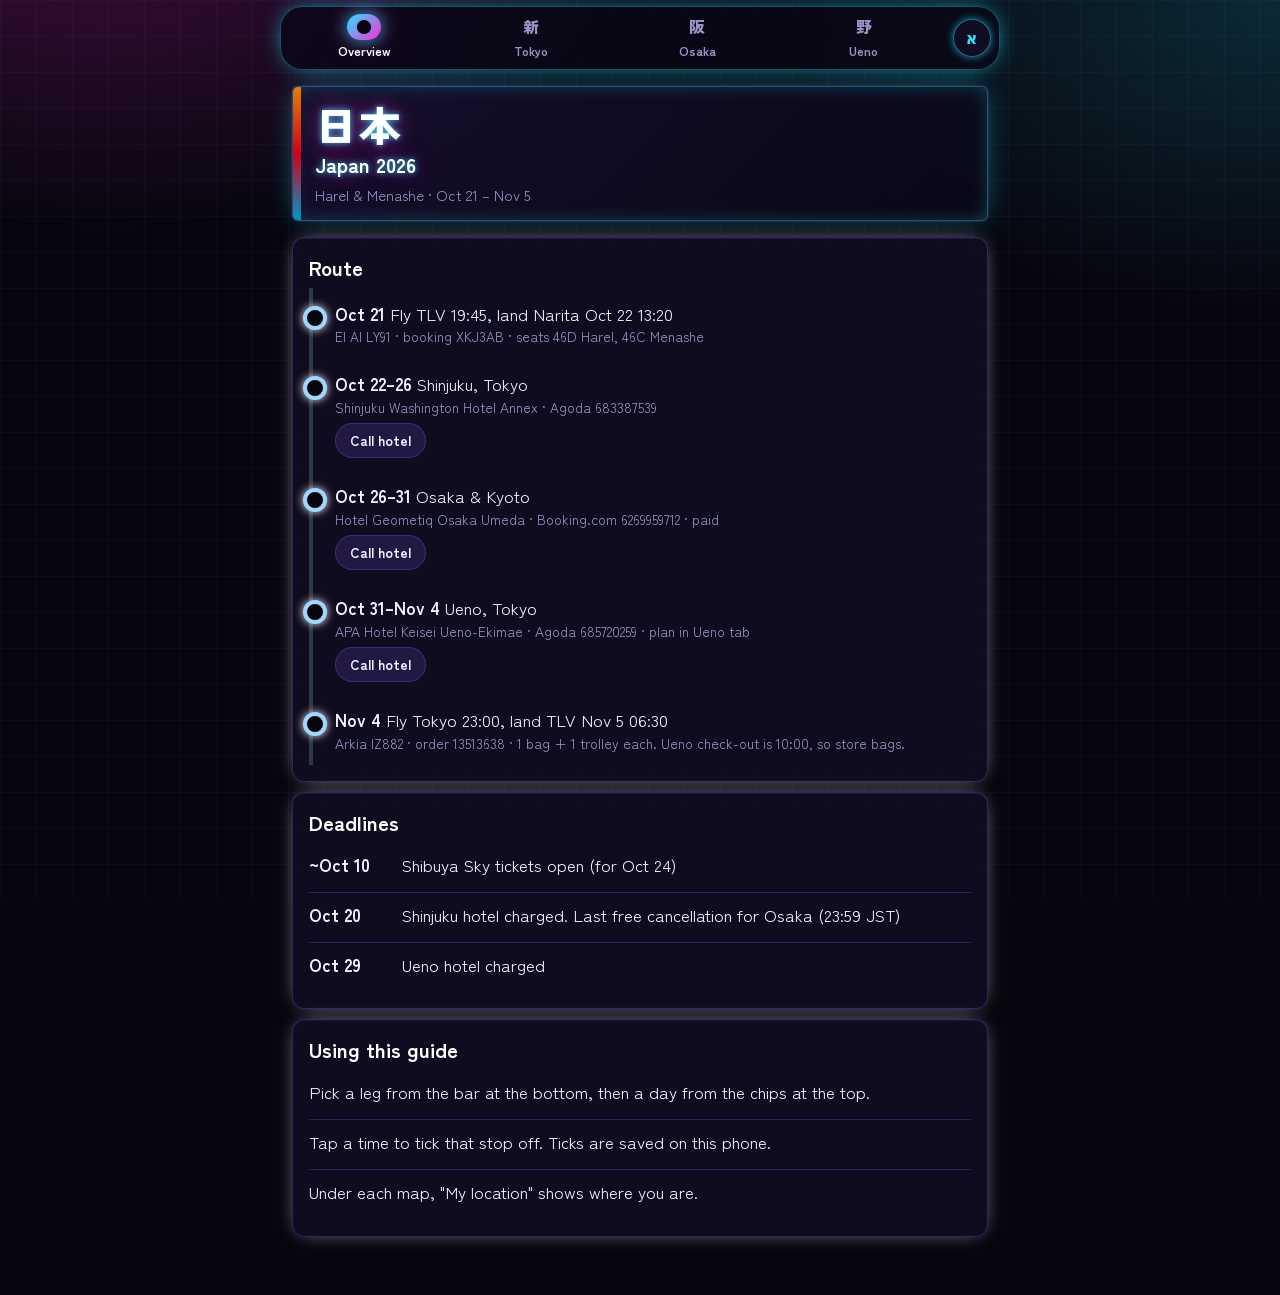
<file: index.html>
<!DOCTYPE html>
<html lang="en"><head><meta charset="utf-8"><meta name="viewport" content="width=device-width, initial-scale=1, viewport-fit=cover">
<meta name="theme-color" content="#000000"><title>Japan 2026</title>
<link rel="preconnect" href="https://fonts.googleapis.com"><link href="https://fonts.googleapis.com/css2?family=Zen+Kaku+Gothic+New:wght@400;500;700;900&display=swap" rel="stylesheet" media="print" onload="this.media='all'">
<style>:root {
  --bg:#000; --surface:#0d1017; --ink:#f2f4f8; --muted:#8f9bb0; --line:#1e2532; --soft:#161b26;
  --tab-h:64px; --font:"Zen Kaku Gothic New","Hiragino Sans","Yu Gothic",system-ui,-apple-system,"Segoe UI",sans-serif;
  color-scheme:dark;
}
* { box-sizing:border-box; -webkit-tap-highlight-color:transparent; }
html { scroll-behavior:smooth; }
body { margin:0; font-family:var(--font); font-size:17px; line-height:1.6; background:var(--bg); color:var(--ink); padding-bottom:calc(var(--tab-h) + env(safe-area-inset-bottom) + 16px); }
a { color:inherit; }
button { font:inherit; color:inherit; }
:focus-visible { outline:3px solid #0095c8; outline-offset:2px; }

.leg { display:none; max-width:720px; margin:0 auto; }
.leg.on { display:block; }
main { padding:6px 12px 24px; }
.panel { display:none; --c:var(--ink); }
.panel.on { display:block; }

/* Station nameplate */
.plate { position:relative; margin:12px 12px 0; padding:16px 16px 14px 22px; background:var(--surface); border:1px solid var(--line); border-radius:6px; overflow:hidden; }
.plate::before { content:""; position:absolute; left:0; top:0; bottom:0; width:8px; background:var(--ink); }
.plate .kanji { font-size:2.6rem; font-weight:900; line-height:1.05; letter-spacing:.04em; }
.plate h1 { margin:2px 0 0; font-size:1.25rem; font-weight:700; }
.plate p { margin:2px 0 0; color:var(--muted); font-size:.92rem; }
.pl-nb { display:flex; justify-content:space-between; margin-top:12px; padding-top:8px; border-top:1px solid var(--line); color:var(--muted); font-size:.85rem; font-weight:500; }

/* Day chips */
.chips { position:sticky; top:0; z-index:1200; display:flex; gap:8px; overflow-x:auto; padding:10px 12px; margin-top:8px; background:var(--bg); scrollbar-width:none; }
.chips::-webkit-scrollbar { display:none; }
.chips button { flex:0 0 auto; display:flex; flex-direction:column; align-items:center; justify-content:center; min-width:52px; height:56px; padding:0 10px; border-radius:14px; border:2px solid var(--line); background:var(--surface); cursor:pointer; line-height:1.1; }
.chips button b { font-size:1.25rem; font-weight:900; }
.chips button i { font-style:normal; font-size:.72rem; color:var(--muted); font-weight:500; }
.chips button.txt { font-weight:700; font-size:.95rem; padding:0 16px; }
.chips button.on { background:var(--c, var(--ink)); border-color:var(--c, var(--ink)); color:#fff; }
.chips button.on i { color:rgba(255,255,255,.85); }
.chips button.txt.on { --c:var(--ink); }
@media (prefers-color-scheme: dark) { .chips button.txt.on { background:#e9edf4; color:#0f1520; border-color:#e9edf4; } }

/* Cards */
.card { background:var(--surface); border:1px solid var(--line); border-radius:12px; padding:16px; margin:10px 0; }
.card h2 { margin:0 0 4px; font-size:1.3rem; line-height:1.25; font-weight:700; }
.date { color:var(--muted); font-size:.9rem; margin-bottom:10px; }
.day-head { display:flex; align-items:center; gap:12px; margin-bottom:8px; }
.badge { flex:0 0 auto; width:48px; height:48px; border-radius:50%; display:flex; align-items:center; justify-content:center; font-weight:900; font-size:1.3rem; color:#fff; background:var(--c); }
.steps { display:inline-block; background:var(--soft); color:var(--muted); font-size:.82rem; font-weight:500; padding:3px 12px; border-radius:99px; margin:2px 0 14px; }

/* Timeline as a transit line */
.timeline { position:relative; margin:0; padding:0 0 0 0; }
.timeline::before { content:""; position:absolute; left:79px; top:14px; bottom:14px; width:6px; border-radius:3px; background:var(--c); opacity:.85; }
.slot { position:relative; display:flex; gap:0; padding:8px 0 12px; }
.slot::before { content:""; position:absolute; left:73px; top:14px; width:18px; height:18px; border-radius:50%; background:var(--surface); border:4px solid var(--c); z-index:1; }
.slot.done::before { background:var(--c); }
.time { flex:0 0 64px; margin:0; padding:6px 0; text-align:left; font-weight:700; font-size:.88rem; line-height:1.25; color:var(--ink); background:none; border:0; cursor:pointer; min-height:44px; }
.slot.done .time, .slot.done .what { opacity:.5; }
.slot.done .what b { text-decoration:line-through; text-decoration-thickness:1px; }
.what { flex:1; padding-left:42px; min-width:0; }
.what b { display:block; font-size:1.02rem; font-weight:700; line-height:1.35; }
.what span { color:var(--muted); font-size:.93rem; }
.what b .tag { margin-left:6px; }
.what a.pic { display:inline-block; margin-top:4px; padding:4px 0; font-size:.85rem; font-weight:700; color:#0068b0; text-decoration:none; }
@media (prefers-color-scheme: dark) { .what a.pic { color:#6cb6ff; } }

.tag { display:inline-block; font-size:.7rem; font-weight:700; padding:1px 8px; border-radius:99px; vertical-align:middle; background:var(--soft); color:var(--muted); border:1px solid var(--line); }
.tag.book { background:#c8102e; border-color:#c8102e; color:#fff; }
.tag.food { background:#fde7c2; border-color:#f0c56f; color:#6b4300; }
.tag.opt { background:#d8f0e3; border-color:#a5d6bb; color:#14532d; }
.tag.move { background:var(--soft); }
@media (prefers-color-scheme: dark) { .tag.food { background:#4a3711; border-color:#7a5b1a; color:#ffd699; } .tag.opt { background:#143a28; border-color:#27623f; color:#9be3bb; } }

.note { background:#fff1cf; border-left:5px solid #e0a200; color:#4a3500; border-radius:6px; padding:10px 12px; margin-top:10px; font-size:.92rem; }
@media (prefers-color-scheme: dark) { .note { background:#3a2e10; color:#ffe2a0; } }

/* Maps and route button */
.daymap { height:300px; border-radius:10px; margin-top:12px; border:1px solid var(--line); background:#e8e4dc; }
.maptools { display:flex; flex-wrap:wrap; gap:8px; margin-top:8px; }
.maptools button, .maptools label { display:inline-flex; align-items:center; gap:6px; min-height:44px; padding:0 14px; border-radius:10px; border:1px solid var(--line); background:var(--soft); font-size:.9rem; font-weight:700; cursor:pointer; }
.route { display:flex; align-items:center; justify-content:center; min-height:48px; margin-top:8px; text-decoration:none; font-weight:700; border-radius:10px; background:var(--c); color:#fff; }

.pin { width:30px; height:30px; border-radius:50% 50% 50% 0; transform:rotate(-45deg); background:var(--c); border:2px solid #fff; display:flex; align-items:center; justify-content:center; box-shadow:0 2px 6px rgba(0,0,0,.45); }
.pin span { transform:rotate(45deg); color:#fff; font:700 12px var(--font); }
.pl { width:26px; height:26px; border-radius:50%; background:#fff; border:2px solid #17233a; display:flex; align-items:center; justify-content:center; font-size:14px; box-shadow:0 1px 4px rgba(0,0,0,.4); }
.leaflet-popup-content { font-family:var(--font); }

/* Tables, lists */
table { width:100%; border-collapse:collapse; font-size:.95rem; }
td, th { text-align:left; padding:10px 4px; border-top:1px solid var(--line); vertical-align:top; }
tr:first-child td { border-top:none; }
th { color:var(--muted); font-weight:700; border-top:none; font-size:.85rem; }
td:first-child { color:var(--muted); width:32%; }
ul { margin:8px 0 0; padding-left:20px; }
li { margin:6px 0; }
ul.plain, ul.checks { list-style:none; padding:0; }
ul.plain li { padding:8px 0; border-top:1px solid var(--line); }
ul.plain li:first-child { border-top:none; }
ul.plain b { display:inline-block; min-width:5.2em; }
ul.checks li { display:flex; gap:12px; align-items:flex-start; padding:8px 0; border-top:1px solid var(--line); cursor:pointer; }
ul.checks li:first-child { border-top:none; }
ul.checks input { flex:0 0 auto; width:24px; height:24px; margin-top:2px; accent-color:var(--ink); }
ul.checks li.done span { opacity:.5; text-decoration:line-through; }

.route-list { list-style:none; margin:8px 0 0; padding:0; }
.route-list li { margin:0; padding:12px 0 12px 22px; border-left:4px solid var(--ink); position:relative; }
.route-list li::before { content:""; position:absolute; left:-10px; top:18px; width:16px; height:16px; border-radius:50%; background:var(--surface); border:4px solid var(--ink); }
.route-list small { display:block; color:var(--muted); font-size:.85rem; line-height:1.4; }
.route-list a { display:inline-block; margin-top:6px; padding:6px 14px; border-radius:99px; background:var(--soft); border:1px solid var(--line); font-weight:700; font-size:.85rem; text-decoration:none; }
.today-card { border-left:8px solid var(--c, var(--ink)); }
.today-card button { min-height:48px; padding:0 20px; margin-top:6px; border:0; border-radius:10px; background:var(--c, var(--ink)); color:#fff; font-weight:700; cursor:pointer; }

/* Bottom bar */
.tabbar { position:fixed; left:0; right:0; bottom:0; z-index:1300; display:flex; height:calc(var(--tab-h) + env(safe-area-inset-bottom)); padding-bottom:env(safe-area-inset-bottom); background:var(--surface); border-top:1px solid var(--line); }
.tabbar button { flex:1; display:flex; flex-direction:column; align-items:center; justify-content:center; gap:2px; border:0; background:none; font-size:.78rem; font-weight:700; color:var(--muted); cursor:pointer; }
.tabbar .ic { display:flex; align-items:center; justify-content:center; width:34px; height:26px; border-radius:13px; font-size:1rem; font-weight:900; }
.tabbar button.on { color:var(--ink); }
.tabbar button.on .ic { background:var(--ink); color:var(--bg); }
.tabbar button.soon { opacity:.65; }

@media (prefers-reduced-motion: reduce) { html { scroll-behavior:auto; } }

/* ---- Black theme + life: glow in each day's line colour, one gentle motion layer ---- */
.plate { background:linear-gradient(135deg,#10141d 0%,#05070a 100%); border-color:#232b3a; }
.plate::before { width:8px; background:linear-gradient(180deg,#e0800a,#d4001a,#0095c8,#00946a,#7f5fc7,#d63f86,#e0800a); background-size:100% 300%; animation:lines 9s linear infinite; }
@keyframes lines { to { background-position:0 300%; } }
.plate .kanji { background:linear-gradient(90deg,#fff,#9fd8ff 50%,#ffb3d1); -webkit-background-clip:text; background-clip:text; color:transparent; }
.card { background:linear-gradient(180deg,#0f131b,#0a0d13); }
.card h2 { color:#fff; }

.chips { background:rgba(0,0,0,.88); backdrop-filter:blur(10px); }
.chips button { background:#0d1017; border-color:#222a38; transition:transform .15s, box-shadow .2s; }
.chips button:active { transform:scale(.94); }
.chips button.on { box-shadow:0 0 16px -1px var(--c, #fff), inset 0 0 0 1px rgba(255,255,255,.25); }
.chips button.txt.on { background:#f2f4f8; color:#000; border-color:#f2f4f8; box-shadow:0 0 14px rgba(255,255,255,.35); }

.badge { box-shadow:0 0 18px var(--c); }
.timeline::before { box-shadow:0 0 12px var(--c); opacity:1; }
.slot::before { background:#000; box-shadow:0 0 10px var(--c); }
.slot.done::before { background:var(--c); }
.slot:not(.done):first-child::before { animation:pulse 2.2s ease-out infinite; }
@keyframes pulse { 0% { box-shadow:0 0 0 0 var(--c); } 70% { box-shadow:0 0 0 12px transparent; } 100% { box-shadow:0 0 0 0 transparent; } }
.time { color:#fff; }
.what a.pic { color:#6cb6ff; }
.panel.on { animation:rise .35s ease-out; }
@keyframes rise { from { opacity:0; transform:translateY(8px); } to { opacity:1; transform:none; } }

.tag.food { background:#3d2d0c; border-color:#7a5b1a; color:#ffd699; }
.tag.opt { background:#10331f; border-color:#27623f; color:#9be3bb; }
.tag.book { box-shadow:0 0 10px rgba(255,40,70,.55); }
.note { background:#2a210a; color:#ffe2a0; border-left-color:#ffb800; }

.daymap { background:#111; border-color:#232b3a; }
.daymap .leaflet-tile-pane { filter:invert(1) hue-rotate(180deg) brightness(.95) contrast(.9) saturate(.8); }
.pin { box-shadow:0 0 14px var(--c), 0 2px 6px rgba(0,0,0,.6); }
.route { box-shadow:0 0 18px -4px var(--c); transition:transform .15s; }
.route:active, .today-card button:active { transform:scale(.97); }
.today-card { box-shadow:0 0 24px -8px var(--c, #fff); }
.route-list li { border-left-color:#2c3646; }
.route-list li::before { background:#000; border-color:#9fd8ff; box-shadow:0 0 8px #9fd8ff; }
.tabbar { background:rgba(8,10,15,.92); backdrop-filter:blur(12px); border-top-color:#222a38; }
.tabbar button.on .ic { background:#fff; color:#000; box-shadow:0 0 14px rgba(255,255,255,.5); }
ul.checks input { accent-color:#4fd1c5; }
@media (prefers-reduced-motion: reduce) { *, *::before { animation:none !important; } }

/* floating tab bar, lifted off the bottom edge */
:root { --tab-lift:22px; }
body { padding-bottom:calc(var(--tab-h) + var(--tab-lift) + env(safe-area-inset-bottom) + 24px); }
.tabbar { left:10px; right:10px; bottom:calc(var(--tab-lift) + env(safe-area-inset-bottom)); height:var(--tab-h); padding-bottom:0; border:1px solid var(--line); border-radius:22px; box-shadow:0 8px 28px rgba(0,0,0,.45); }
.tabbar button.he { font-size:.9rem; }
/* Google Translate (Hebrew): hide its banner/widget */
.skiptranslate iframe, .goog-te-banner-frame { display:none !important; }
body { top:0 !important; }
#gte { display:none; }
html[dir=rtl] .chips, html[dir=rtl] .tabbar { direction:rtl; }

/* tab bar at the top */
body { padding-top:calc(var(--tab-h) + env(safe-area-inset-top) + 10px); padding-bottom:24px; }
.tabbar { bottom:auto; top:calc(env(safe-area-inset-top) + 6px); box-shadow:0 6px 20px rgba(0,0,0,.4); }
.chips { top:calc(var(--tab-h) + env(safe-area-inset-top) + 12px); margin-top:0; }

.pn { display:inline-flex; align-items:center; justify-content:center; min-width:20px; height:20px; padding:0 5px; margin-right:7px; border-radius:10px; background:var(--c); color:#fff; font:700 12px var(--font); vertical-align:1px; box-sizing:border-box; }
.todo-h { margin:18px 0 6px; font:700 13px var(--font); letter-spacing:.04em; text-transform:uppercase; opacity:.7; }

/* ---- Slate dark palette + glassmorphism (overrides the black theme above) ---- */
:root { --bg:#0f172a; --surface:#1e293b; --ink:#f1f5f9; --muted:#94a3b8; --line:rgba(51,65,85,.5); --soft:rgba(51,65,85,.55); }
body { background:radial-gradient(1200px 600px at 10% -10%,#1e293b 0%,transparent 60%),radial-gradient(900px 500px at 100% 0%,#1e1b4b55 0%,transparent 55%),#0f172a; background-attachment:fixed; }
.plate { background:linear-gradient(135deg,rgba(30,41,59,.8),rgba(15,23,42,.7)); border-color:rgba(51,65,85,.5); backdrop-filter:blur(12px); -webkit-backdrop-filter:blur(12px); }
.card { background:rgba(30,41,59,.8); border:1px solid rgba(51,65,85,.5); backdrop-filter:blur(12px); -webkit-backdrop-filter:blur(12px); box-shadow:0 8px 24px -12px rgba(0,0,0,.5); }
.chips { background:rgba(15,23,42,.75); backdrop-filter:blur(12px); -webkit-backdrop-filter:blur(12px); }
.chips button { background:rgba(30,41,59,.7); border-color:rgba(51,65,85,.6); backdrop-filter:blur(8px); -webkit-backdrop-filter:blur(8px); }
.chips button.txt.on { background:#f1f5f9; color:#0f172a; border-color:#f1f5f9; box-shadow:0 0 14px rgba(241,245,249,.25); }
.tabbar { background:rgba(30,41,59,.7); border-color:rgba(51,65,85,.6); backdrop-filter:blur(16px); -webkit-backdrop-filter:blur(16px); }
.tabbar button.on .ic { background:#f1f5f9; color:#0f172a; box-shadow:0 0 14px rgba(241,245,249,.35); }
.slot::before { background:#0f172a; }
.route-list li::before { background:#0f172a; }
.maptools button, .maptools label { background:rgba(51,65,85,.45); border-color:rgba(71,85,105,.5); backdrop-filter:blur(8px); -webkit-backdrop-filter:blur(8px); }
.daymap { border-color:rgba(51,65,85,.6); }

/* softer gradient badges */
.badge { background:linear-gradient(135deg,var(--c),color-mix(in srgb,var(--c) 55%,#6366f1)); box-shadow:0 0 16px -2px var(--c); }
.pn { background:linear-gradient(135deg,var(--c),color-mix(in srgb,var(--c) 60%,#6366f1)); }
.route, .today-card button { background:linear-gradient(135deg,var(--c),color-mix(in srgb,var(--c) 60%,#6366f1)); }
.tag { background:rgba(51,65,85,.55); border-color:rgba(71,85,105,.6); color:#cbd5e1; }
.tag.book { background:linear-gradient(135deg,#f43f5e,#e11d48); border-color:rgba(251,113,133,.5); color:#fff; box-shadow:0 0 10px rgba(244,63,94,.35); }
.tag.food { background:linear-gradient(135deg,rgba(245,158,11,.25),rgba(251,191,36,.12)); border-color:rgba(245,158,11,.4); color:#fde68a; }
.tag.opt { background:linear-gradient(135deg,rgba(16,185,129,.25),rgba(52,211,153,.12)); border-color:rgba(16,185,129,.4); color:#a7f3d0; }
.note { background:rgba(245,158,11,.1); color:#fde68a; border-left-color:#f59e0b; backdrop-filter:blur(8px); -webkit-backdrop-filter:blur(8px); }
.steps { background:rgba(51,65,85,.55); }

/* ---- Neon Tokyo night (overrides slate above) ---- */
:root { --bg:#07060f; --surface:#120f26; --ink:#f4f2ff; --muted:#9a93c4; --line:rgba(139,92,246,.28); --soft:rgba(139,92,246,.16); --neon-a:#22e5ff; --neon-b:#ff2bd6; --neon-c:#b6ff3b; }
body { background:radial-gradient(900px 500px at 8% -8%,rgba(255,43,214,.20),transparent 60%),radial-gradient(900px 560px at 100% 0%,rgba(34,229,255,.16),transparent 55%),linear-gradient(rgba(139,92,246,.05) 1px,transparent 1px) 0 0/100% 36px,linear-gradient(90deg,rgba(139,92,246,.05) 1px,transparent 1px) 0 0/36px 100%,#07060f; background-attachment:fixed; }
.plate { background:linear-gradient(135deg,rgba(24,16,48,.85),rgba(10,8,24,.8)); border:1px solid rgba(34,229,255,.35); box-shadow:0 0 0 1px rgba(255,43,214,.15),0 0 28px -6px rgba(34,229,255,.45),inset 0 0 30px -18px var(--neon-a); }
.plate h1,.plate .kanji { color:#fff; text-shadow:0 0 6px rgba(34,229,255,.9),0 0 22px rgba(255,43,214,.6); }
.card { background:rgba(18,15,38,.78); border:1px solid rgba(139,92,246,.3); box-shadow:0 0 22px -10px var(--c),inset 0 1px 0 rgba(255,255,255,.05); }
.chips { background:rgba(7,6,15,.8); }
.chips button { background:rgba(18,15,38,.8); border-color:rgba(139,92,246,.35); color:#d9d4ff; transition:box-shadow .2s,border-color .2s; }
.chips button:hover { border-color:var(--neon-a); box-shadow:0 0 12px -2px var(--neon-a); }
.chips button.txt.on, .chips button.on { background:linear-gradient(135deg,#22e5ff,#8b5cf6 60%,#ff2bd6); color:#07060f; border-color:transparent; box-shadow:0 0 18px rgba(34,229,255,.55),0 0 34px rgba(255,43,214,.3); }
.tabbar { background:rgba(10,8,24,.8); border-color:rgba(34,229,255,.35); box-shadow:0 0 24px -8px var(--neon-a); }
.tabbar button.on { color:#fff; }
.tabbar button.on .ic { background:linear-gradient(135deg,#22e5ff,#ff2bd6); color:#07060f; box-shadow:0 0 16px rgba(34,229,255,.7),0 0 30px rgba(255,43,214,.4); }
.slot::before { background:#07060f; border-color:var(--c); box-shadow:0 0 10px var(--c),0 0 20px -2px var(--c); }
.route-list li::before { background:#07060f; box-shadow:0 0 8px var(--c); }
.badge { background:linear-gradient(135deg,var(--c),#8b5cf6 80%); box-shadow:0 0 18px var(--c),0 0 36px -6px var(--c); color:#07060f; }
.pn { background:transparent; border:1px solid var(--c); color:var(--c); box-shadow:0 0 8px -1px var(--c); }
.route, .today-card button { background:linear-gradient(135deg,#22e5ff,#8b5cf6 65%,#ff2bd6); color:#07060f; box-shadow:0 0 16px -2px rgba(34,229,255,.7); }
.tag { background:rgba(139,92,246,.15); border-color:rgba(139,92,246,.4); color:#d9d4ff; }
.tag.book { background:linear-gradient(135deg,#ff2bd6,#ff3d6e); border-color:transparent; color:#fff; box-shadow:0 0 14px rgba(255,43,214,.65); }
.tag.food { background:rgba(255,184,0,.12); border-color:rgba(255,184,0,.55); color:#ffe08a; box-shadow:0 0 10px -3px #ffb800; }
.tag.opt { background:rgba(182,255,59,.1); border-color:rgba(182,255,59,.5); color:#d9ff9a; box-shadow:0 0 10px -3px var(--neon-c); }
.note { background:rgba(255,184,0,.08); color:#ffe08a; border-left-color:#ffb800; box-shadow:-6px 0 18px -10px #ffb800; }
.steps { background:rgba(139,92,246,.16); }
.maptools button, .maptools label { background:rgba(18,15,38,.7); border-color:rgba(34,229,255,.4); color:#d9f9ff; }
.daymap { border-color:rgba(34,229,255,.4); box-shadow:0 0 20px -8px var(--neon-a); }
@media (prefers-reduced-motion:no-preference){ .badge{ animation:neonpulse 3.2s ease-in-out infinite; } }
@keyframes neonpulse { 50% { box-shadow:0 0 26px var(--c),0 0 50px -4px var(--c); } }

/* ---- tidy time column, aligned tab bar, corner language toggle, neon map ---- */
.time { flex:0 0 66px; text-align:right; padding-right:0; font-variant-numeric:tabular-nums; display:flex; flex-direction:column; align-items:flex-end; justify-content:flex-start; }
.time .tm { font-weight:900; font-size:.95rem; letter-spacing:.01em; position:relative; color:#fff; text-shadow:0 0 8px color-mix(in srgb,var(--c) 70%,transparent); }
.time .tm.ap::before { content:"~"; position:absolute; right:100%; margin-right:2px; opacity:.5; font-weight:400; }
.time .ts { font-size:.68rem; font-weight:500; color:var(--muted); line-height:1.2; }
.time .tw { font-size:.72rem; font-weight:700; line-height:1.2; color:var(--neon-a); text-align:right; max-width:60px; }
.tabbar { left:50%; right:auto; transform:translateX(-50%); width:calc(100% - 20px); max-width:720px; box-sizing:border-box; padding-right:52px; }
.tabbar button.he { position:absolute; right:8px; top:50%; transform:translateY(-50%); flex:none; width:38px; height:38px; border-radius:50%; border:1px solid rgba(34,229,255,.5); background:rgba(18,15,38,.9); padding:0; gap:0; color:var(--neon-a); box-shadow:0 0 10px -2px var(--neon-a); }
.tabbar button.he .ic { background:none !important; box-shadow:none !important; color:inherit !important; width:auto; height:auto; }
.tabbar button.he .t { display:none; }
.daymap .leaflet-tile-pane { filter:invert(1) hue-rotate(215deg) brightness(.9) contrast(1.05) saturate(1.7); }
.pn { color:#fff; border-color:var(--c); background:color-mix(in srgb,var(--c) 45%,#07060f); font-weight:900; font-size:13px; text-shadow:0 0 6px #000; box-shadow:0 0 10px -1px var(--c); }
</style></head><body>
<section class="leg" id="leg0">
<header class="plate"><div class="kanji">日本</div><div class="pl-main"><h1>Japan 2026</h1><p>Harel &amp; Menashe &middot; Oct 21 &ndash; Nov 5</p></div></header>
<main>
<article class="panel on" id="ov"><div id="today"></div>
<div class="card"><h2>Route</h2><ol class="route-list">
<li><b>Oct 21</b> Fly TLV 19:45, land Narita Oct 22 13:20<small>El Al LY91 &middot; booking XKJ3AB &middot; seats 46D Harel, 46C Menashe</small></li>
<li><b>Oct 22&ndash;26</b> Shinjuku, Tokyo<small>Shinjuku Washington Hotel Annex &middot; Agoda 683387539</small><a href="tel:+81333433111">Call hotel</a></li>
<li><b>Oct 26&ndash;31</b> Osaka &amp; Kyoto<small>Hotel Geometiq Osaka Umeda &middot; Booking.com 6269959712 &middot; paid</small><a href="tel:+81663111551">Call hotel</a></li>
<li><b>Oct 31&ndash;Nov 4</b> Ueno, Tokyo<small>APA Hotel Keisei Ueno-Ekimae &middot; Agoda 685720259 &middot; plan in Ueno tab</small><a href="tel:+81358466811">Call hotel</a></li>
<li><b>Nov 4</b> Fly Tokyo 23:00, land TLV Nov 5 06:30<small>Arkia IZ882 &middot; order 13513638 &middot; 1 bag + 1 trolley each. Ueno check-out is 10:00, so store bags.</small></li>
</ol></div>
<div class="card"><h2>Deadlines</h2><ul class="plain">
<li><b>~Oct 10</b> Shibuya Sky tickets open (for Oct 24)</li>
<li><b>Oct 20</b> Shinjuku hotel charged. Last free cancellation for Osaka (23:59 JST)</li>
<li><b>Oct 29</b> Ueno hotel charged</li></ul></div>
<div class="card"><h2>Using this guide</h2><ul class="plain">
<li>Pick a leg from the bar at the bottom, then a day from the chips at the top.</li>
<li>Tap a time to tick that stop off. Ticks are saved on this phone.</li>
<li>Under each map, "My location" shows where you are.</li></ul></div>
</article></main></section>
<section class="leg" id="leg1"><header class="plate"><div class="kanji">新宿</div><div class="pl-main"><h1>Shinjuku, Tokyo</h1><p>Thu Oct 22 &ndash; Mon Oct 26 &middot; 4 nights &middot; Shinjuku Washington Hotel Annex</p></div><div class="pl-nb"><span>&lsaquo; Narita</span><span>Osaka &rsaquo;</span></div></header><nav class="chips"><button class="txt" data-p="l1-info">Info</button><button data-p="l1-day1" style="--c:#e0800a"><b>22</b><i>Thu</i></button><button data-p="l1-day2" style="--c:#d4001a"><b>23</b><i>Fri</i></button><button data-p="l1-day3" style="--c:#0095c8"><b>24</b><i>Sat</i></button><button data-p="l1-day4" style="--c:#00946a"><b>25</b><i>Sun</i></button><button data-p="l1-day5" style="--c:#7f5fc7"><b>26</b><i>Mon</i></button><button class="txt" data-p="l1-steps">Steps</button><button class="txt" data-p="l1-walkin">Walk-in</button><button class="txt" data-p="l1-todo">To book</button></nav><main><article class="panel" id="l1-info"><div class="card">
  <h2>Hotel &amp; Logistics</h2>
  <table>
    <tr><td>Hotel</td><td>Shinjuku Washington Hotel Annex<br>Nishishinjuku 3-2-9, Shinjuku-ku, Tokyo 160-8336</td></tr>
    <tr><td>Check-in / out</td><td>After 14:00 (Oct 22) / before 11:00 (Oct 26)</td></tr>
    <tr><td>Room</td><td>Standard Double, non-smoking (twin beds requested, not guaranteed)</td></tr>
    <tr><td>Booking</td><td>Agoda #683387539 &middot; hotel tel +81 3 3343 3111</td></tr>
    <tr><td>Airport to hotel</td><td>Airport Limousine Bus from Narita stops right by the hotel. Shinjuku Station is about 8 min on foot (Tochomae, Oedo line, about 5 min).</td></tr>
    <tr><td>Arrival</td><td>EL AL LY91 lands Narita 13:20 on Oct 22</td></tr>
  </table>
</div></article><article class="panel" id="l1-day1" data-date="2026-10-22" style="--c:#e0800a"><div class="card">
  <div class="day-head"><div class="badge">22</div><div><h2>Neon Shinjuku</h2><div class="date" style="margin:0">Thu, Oct 22 &middot; arrival day, keep it light</div></div></div>
  <div class="steps">Est. ~10,000 steps (~7 km), including the airport</div>
  <div class="timeline">
    <div class="slot"><div class="time">13:20</div><div class="what"><b>Land at Narita</b><span>Immigration and bags take about 1 to 1.5 hours.</span></div></div>
    <div class="slot"><div class="time">~15:00</div><div class="what"><b>Limousine Bus to the hotel</b><span>Airport Limousine Bus from Narita Terminal 1 stops right by the hotel, so no station walk with luggage. Buy the ticket at the counter in the arrivals hall. Travel time is roughly 90 minutes depending on traffic. Expect to reach the hotel around 16:30 to 17:00.</span></div></div>
    <div class="slot"><div class="time">17:00</div><div class="what"><b>Check in, drop bags, short rest</b></div></div>
    <div class="slot"><div class="time">18:00</div><div class="what"><b><span class="pn">1</span>Omoide Yokocho (Memory Lane)</b><span>Lanterns are lit and smoke rises from the yakitori stalls. Go before the peak late rush.</span></div></div>
    <div class="slot"><div class="time">19:30</div><div class="what"><b><span class="pn">2-3</span>East Shinjuku &amp; Kabukicho</b><span>Neon signs, street vibe, and the giant 3D cat near the east exit.</span></div></div>
    <div class="slot"><div class="time">20:15</div><div class="what"><b><span class="pn">4-5</span>Hanazono Shrine &amp; Golden Gai<span class="tag">added</span></b><span>Small vermilion shrine next to Kabukicho, then walk through the alleys of tiny bars. Head back to the hotel and sleep early.</span></div></div>
    <div class="slot"><div class="time">21:30</div><div class="what"><b><span class="pn">6</span>Tokyo Metropolitan Government Building<span class="tag opt">optional</span></b><span>Free 45th-floor night view, walkable from the hotel. Skip it if jet lag hits.</span></div></div>
  </div>
  <div class="daymap" id="l1-map1"></div>
  <a class="route" data-day="1" target="_blank" rel="noopener">Open Day 1 route in Google Maps</a>
</div></article><article class="panel" id="l1-day2" data-date="2026-10-23" style="--c:#d4001a"><div class="card">
  <div class="day-head"><div class="badge">23</div><div><h2>Forest Shrine &amp; Shibuya</h2><div class="date" style="margin:0">Fri, Oct 23</div></div></div>
  <div class="steps">Est. ~14,000 steps (~10 km), up to ~16,500 with the optional stops</div>
  <div class="timeline">
    <div class="slot"><div class="time">8:00-9:30</div><div class="what"><b><span class="pn">1</span>Meiji Jingu Shrine</b><span>Go at opening for quiet gravel forest paths and few crowds.</span></div></div>
    <div class="slot"><div class="time">9:45</div><div class="what"><b><span class="pn">2</span>Takeshita Street, Harajuku<span class="tag opt">if there is time</span></b><span>Right outside the shrine exit. Crowded and colorful, so only a short walk through.</span></div></div>
    <div class="slot"><div class="time">11:30</div><div class="what"><b><span class="pn">3</span>Omotesando Avenue</b><span>Easy stroll.</span></div></div>
    <div class="slot"><div class="time">14:00</div><div class="what"><b><span class="pn">4-5</span>Cat Street to Shibuya</b><span>Walk it, then see the Shibuya Scramble.</span></div></div>
    <div class="slot"><div class="time">17:30</div><div class="what"><b><span class="pn">6</span>Miyashita Park rooftop garden &amp; dinner</b></div></div>
    <div class="slot"><div class="time">19:30</div><div class="what"><b><span class="pn">7</span>Nonbei Yokocho, Shibuya<span class="tag opt">if there is time</span></b><span>Small lantern alley near Shibuya Station, a quieter version of Omoide Yokocho.</span></div></div>
  </div>
  <div class="daymap" id="l1-map2"></div>
  <a class="route" data-day="2" target="_blank" rel="noopener">Open Day 2 route in Google Maps</a>
</div></article><article class="panel" id="l1-day3" data-date="2026-10-24" style="--c:#0095c8"><div class="card">
  <div class="day-head"><div class="badge">24</div><div><h2>Market, Gardens &amp; Sunset Deck</h2><div class="date" style="margin:0">Sat, Oct 24 &middot; Tsukiji moved here because many stalls are closed on Sundays</div></div></div>
  <div class="steps">Est. ~16,500 steps (~12 km)</div>
  <div class="timeline">
    <div class="slot"><div class="time">8:00-10:00</div><div class="what"><b><span class="pn">1</span>Tsukiji Outer Market</b><span>Street food: tamagoyaki, grilled skewers, fruit, green tea. Best early.</span></div></div>
    <div class="slot"><div class="time">~10:00</div><div class="what"><b><span class="pn">2</span>Tsukiji Hongwanji Temple<span class="tag">added</span></b><span>Next to the market, free to enter, with an unusual Indian-style building.</span></div></div>
    <div class="slot"><div class="time">~10:30</div><div class="what"><b><span class="pn">3</span>Hamarikyu Gardens<span class="tag">added</span></b><span>About a 15 minute walk from the market. Tidal pond and a teahouse, small entry fee.</span></div></div>
    <div class="slot"><div class="time">~16:00</div><div class="what"><b><span class="pn">4</span>Shibuya Sky, sunset slot<span class="tag book">book ticket</span></b><span>Sunset is around 16:50 in late October, so enter by about 16:00. Then dinner.</span></div></div>
  </div>
  <div class="note">This is the heaviest day. Shimokitazawa moved to Leg 3 (Nov 3). Drop Hamarikyu first if anyone is tired.</div>
  <div class="daymap" id="l1-map3"></div>
  <a class="route" data-day="3" target="_blank" rel="noopener">Open Day 3 route in Google Maps</a>
</div></article><article class="panel" id="l1-day4" data-date="2026-10-25" style="--c:#00946a"><div class="card">
  <div class="day-head"><div class="badge">25</div><div><h2>Garden, teamLab &amp; Tokyo Tower Temple</h2><div class="date" style="margin:0">Sun, Oct 25</div></div></div>
  <div class="steps">Est. ~16,000 steps (~11.5 km)</div>
  <div class="timeline">
    <div class="slot"><div class="time">9:00-10:30</div><div class="what"><b><span class="pn">1</span>Shinjuku Gyoen National Garden</b><span>Opens at 9:00. Peaceful autumn paths. Closed Mondays.</span></div></div>
    <div class="slot"><div class="time">~11:00</div><div class="what"><b><span class="pn">2</span>Isetan Shinjuku food hall<span class="tag">added</span></b><span>Basement food hall, a short walk from the garden. Good for lunch or snacks. Check the opening time first.</span></div></div>
    <div class="slot"><div class="time">12:30</div><div class="what"><b><span class="pn">3</span>teamLab Borderless, Azabudai Hills<span class="tag book">book ticket</span></b><span>Timed entry.</span></div></div>
    <div class="slot"><div class="time">15:30</div><div class="what"><b><span class="pn">4</span>Zojo-ji Temple</b><span>600-year-old temple with its big wooden gate framing Tokyo Tower. About a 10 to 15 minute walk from Azabudai Hills.</span></div></div>
    <div class="slot"><div class="time">18:00</div><div class="what"><b><span class="pn">5</span>Akasaka Hie Shrine &amp; relaxed dinner<span class="tag">added</span></b><span>Famous row of red torii gates, then dinner in Akasaka or back near Shinjuku. Pack tonight for the Osaka move.</span></div></div>
  </div>
  <div class="daymap" id="l1-map4"></div>
  <a class="route" data-day="4" target="_blank" rel="noopener">Open Day 4 route in Google Maps</a>
</div></article><article class="panel" id="l1-day5" data-date="2026-10-26" style="--c:#7f5fc7"><div class="card">
  <div class="day-head"><div class="badge">26</div><div><h2>Move to Osaka</h2><div class="date" style="margin:0">Mon, Oct 26</div></div></div>
  <div class="steps">Est. ~2,000 steps before the train (~1.5 km)</div>
  <div class="timeline">
    <div class="slot"><div class="time">10:30</div><div class="what"><b>Check out</b><span>Continues in Leg 2 (Osaka, Hotel Geometiq Umeda).</span></div></div>
  </div>
</div></article><article class="panel" id="l1-steps"><div class="card">
  <h2>Steps Overview</h2>
  <div class="date">Rough estimates at about 1,400 steps per km, including station transfers. Real numbers depend on pace and detours.</div>
  <table>
    <tr><th>Day</th><th>Steps</th><th>Distance</th></tr>
    <tr><td>Thu Oct 22</td><td>~10,000</td><td>~7 km</td></tr>
    <tr><td>Fri Oct 23</td><td>~14,000 to 16,500</td><td>~10 to 12 km</td></tr>
    <tr><td>Sat Oct 24</td><td>~16,500</td><td>~12 km</td></tr>
    <tr><td>Sun Oct 25</td><td>~16,000</td><td>~11.5 km</td></tr>
  </table>
</div></article><article class="panel" id="l1-walkin"><div class="card"><h2>Walk-in and tips</h2><ul class="plain"><li>Saved reel place, Chermside steak sandwich, Harajuku: Fri Oct 23 around 12:00, between Omotesando and Cat Street. Walk-in.</li><li>Saved reel place, Zauo Shibuya (catch your own fish): Fri Oct 23 dinner at ~18:30, after Miyashita Park. Walk-in, but check if it takes bookings for the evening.</li><li>From the Hoang Pham guide, Uobei Shibuya Dogenzaka (conveyor-belt sushi ordered on a touchscreen, sent out on a fast belt): Fri Oct 23 at ~19:30 if you skip Zauo, or a quick lunch near Shibuya Crossing. Walk-in, expect a short queue at peak hours.</li><li>From the guide, Ichiran Ramen (solo booths, tick your own order sheet): Sat Oct 24 late evening, or Oct 22 night in Shinjuku. Open 24h at most branches, walk-in.</li><li>Saved reel place, Kinpuku Sakaba, Kabukicho (all-you-can-drink): Thu Oct 22 after Golden Gai, ~21:00, or Sun Oct 25 evening if you are too tired on arrival. Walk-in. Same area as the Giant 3D Cat and Godzilla Head (Oct 22, ~19:30).</li><li>Verify opening hours on official sites before each day</li></ul></div></article><article class="panel" id="l1-todo"><div class="card"><h2>To book</h2><h3 class="todo-h">Before you fly</h3><ul><li>eSIMs, install before the flight: Ubigi unlimited for you (~$39 for 15 days, check the plan covers Oct 21 to Nov 5) and Airalo for your grandpa (10 or 20 GB / 30 days, ~$14 to $26). Check the throttling terms.</li></ul><h3 class="todo-h">Attractions and tickets</h3><ul><li>Shibuya Sky, sunset slot on Oct 24: sales open 14 days ahead, so about Oct 10. Check the exact opening time on the site.</li><li>teamLab Borderless, ticket for Oct 25: usually available, so low priority. Book once plans are firm.</li></ul></div></article></main></section>
<section class="leg" id="leg2"><header class="plate"><div class="kanji">大阪</div><div class="pl-main"><h1>Osaka &amp; Kyoto</h1><p>Mon Oct 26 &ndash; Sat Oct 31 &middot; 5 nights &middot; Hotel Geometiq Osaka Umeda</p></div><div class="pl-nb"><span>&lsaquo; Shinjuku</span><span>Ueno &rsaquo;</span></div></header><nav class="chips"><button class="txt" data-p="l2-info">Info</button><button data-p="l2-day1" style="--c:#7f5fc7"><b>26</b><i>Mon</i></button><button data-p="l2-day2" style="--c:#008f8b"><b>27</b><i>Tue</i></button><button data-p="l2-day3" style="--c:#8c5528"><b>28</b><i>Wed</i></button><button data-p="l2-day4" style="--c:#d63f86"><b>29</b><i>Thu</i></button><button data-p="l2-day5" style="--c:#0068b0"><b>30</b><i>Fri</i></button><button data-p="l2-day6" style="--c:#4f9e3f"><b>31</b><i>Sat</i></button><button class="txt" data-p="l2-steps">Steps</button><button class="txt" data-p="l2-walkin">Walk-in</button><button class="txt" data-p="l2-todo">To book</button></nav><main><article class="panel" id="l2-info"><div class="card">
  <h2>Hotel &amp; Logistics</h2>
  <table>
    <tr><td>Hotel</td><td>HOTEL GEOMETIQ Osaka Umeda, an Ascend Collection Hotel<br>Kita-ku Sonezaki 2-15-23, Osaka 530-0051</td></tr>
    <tr><td>Check-in / out</td><td>From 15:00 (Oct 26) / by 11:00 (Oct 31)</td></tr>
    <tr><td>Room</td><td>Superior Twin, non-smoking, no meals</td></tr>
    <tr><td>Booking</td><td>Booking.com #6269959712 &middot; hotel tel +81 6 6311 1551</td></tr>
    <tr><td>Paid</td><td>Already paid in full. Local accommodation tax is paid at the hotel. Free cancellation until Oct 20, 23:59 JST.</td></tr>
    <tr><td>Why this base</td><td>Osaka Station and Umeda are close by. Kyoto is about 30 minutes from Osaka Station on the JR Special Rapid, so both Kyoto days are day trips with no hotel change.</td></tr>
  </table>
</div></article><article class="panel" id="l2-day1" data-date="2026-10-26" style="--c:#7f5fc7"><div class="card">
  <div class="day-head"><div class="badge">26</div><div><h2>Arrive &amp; Aquarium</h2><div class="date" style="margin:0">Mon, Oct 26 &middot; early start so the day is not lost to travel</div></div></div>
  <div class="steps">Est. ~10,000 steps (~7 km), including stations with luggage</div>
  <div class="timeline">
    <div class="slot"><div class="time">~7:30</div><div class="what"><b>Check out of Shinjuku<span class="tag move">travel</span></b><span>Check-out is before 11:00, so an early start is fine. Chuo Line from Shinjuku to Tokyo Station is about 15 minutes.</span></div></div>
    <div class="slot"><div class="time">~8:30</div><div class="what"><b>Shinkansen Tokyo to Shin-Osaka<span class="tag book">book seats</span></b><span>About 2.5 hours on the fast Nozomi, arriving around 11:00. Book reserved seats and check the large-suitcase rule. Buy a bento at Tokyo Station for the train.</span></div></div>
    <div class="slot"><div class="time">~11:30</div><div class="what"><b>Drop bags at the hotel<span class="tag move">travel</span></b><span>Check-in is not until 15:00, so ask the hotel to hold the luggage. JR from Shin-Osaka to Osaka Station, then a short walk.</span></div></div>
    <div class="slot"><div class="time">~12:30</div><div class="what"><b>Lunch around Umeda<span class="tag food">food</span></b><span>Easy meal near the hotel while waiting for check-in.</span></div></div>
    <div class="slot"><div class="time">~15:30</div><div class="what"><b>Check in and rest</b><span>Back at the hotel from 15:00. Short rest.</span></div></div>
    <div class="slot"><div class="time">~17:30</div><div class="what"><b><span class="pn">1</span>Osaka Aquarium Kaiyukan</b><span>One of the world's biggest aquariums, built around a huge Pacific Ocean tank with a whale shark. Open 10:00 to 20:00 in October with last entry at 19:00, so an evening visit works. Allow about 2 hours. JR Loop Line to Bentencho, then the Chuo Line to Osakako, about 30 minutes.</span><a class="pic" href="https://www.google.com/search?tbm=isch&q=Osaka+Aquarium+Kaiyukan+whale+shark" target="_blank" rel="noopener">See photos</a></div></div>
    <div class="slot"><div class="time">~19:45</div><div class="what"><b>Dinner on the way back<span class="tag food">food</span></b><span>Near the aquarium harbor area or back around Umeda. Early night.</span></div></div>
    <div class="slot"><div class="time">21:00</div><div class="what"><b><span class="pn">2</span>Umeda Sky Building, Floating Garden Observatory<span class="tag opt">optional</span></b><span>Two towers joined at the top by an open-air circular walkway with night views. Close to the hotel, so an easy option if you have energy left, or on the morning of Oct 31.</span><a class="pic" href="https://www.google.com/search?tbm=isch&q=Umeda+Sky+Building+Floating+Garden" target="_blank" rel="noopener">See photos</a></div></div>
  </div>
  <div class="note">Long day because of the early start. The shinkansen ride is your rest. If tired, skip the aquarium.</div>
  <div class="daymap" id="l2-map1"></div>
  <a class="route" data-day="1" target="_blank" rel="noopener">Open Oct 26 route in Google Maps</a>
</div></article><article class="panel" id="l2-day2" data-date="2026-10-27" style="--c:#008f8b"><div class="card">
  <div class="day-head"><div class="badge">27</div><div><h2>Kyoto: Fushimi Inari to Nishiki</h2><div class="date" style="margin:0">Tue, Oct 27 &middot; Kyoto day 1, south and east Kyoto</div></div></div>
  <div class="steps">Est. ~16,000 steps (~11.5 km), or ~19,000 with the Philosopher's Path</div>
  <div class="timeline">
    <div class="slot"><div class="time">7:30</div><div class="what"><b>Osaka to Fushimi Inari<span class="tag move">travel</span></b><span>JR Special Rapid to Kyoto (about 30 minutes), then the JR Nara Line to Inari Station (5 minutes).</span></div></div>
    <div class="slot"><div class="time">8:30-10:30</div><div class="what"><b><span class="pn">1</span>Fushimi Inari Taisha</b><span>Thousands of red torii gates winding up a forested hill. Go early to avoid crowds. The lower part is easy, and the full climb has many stairs, so go as far as you like and turn back.</span><a class="pic" href="https://www.google.com/search?tbm=isch&q=Fushimi+Inari+Taisha" target="_blank" rel="noopener">See photos</a></div></div>
    <div class="slot"><div class="time">~11:15</div><div class="what"><b><span class="pn">2</span>Kiyomizu-dera</b><span>A big wooden temple on a hillside with a large terrace and city views. The approach is uphill and busy, so take your time.</span><a class="pic" href="https://www.google.com/search?tbm=isch&q=Kiyomizu-dera" target="_blank" rel="noopener">See photos</a></div></div>
    <div class="slot"><div class="time">12:45</div><div class="what"><b><span class="pn">3</span>Sannenzaka &amp; Ninenzaka, lunch<span class="tag food">food</span></b><span>Stone-paved lanes of old shops and teahouses on the way down from Kiyomizu-dera. Walking here is part of the fun. Good place for lunch, sweets and tea.</span><a class="pic" href="https://www.google.com/search?tbm=isch&q=Sannenzaka+Ninenzaka+Kyoto" target="_blank" rel="noopener">See photos</a></div></div>
    <div class="slot"><div class="time">~14:00</div><div class="what"><b><span class="pn">4</span>Gion &amp; Hanamikoji Street</b><span>Old wooden teahouses. Geiko and maiko are most often seen around dusk, so you may or may not spot one at this time.</span><a class="pic" href="https://www.google.com/search?tbm=isch&q=Gion+Hanamikoji+Kyoto" target="_blank" rel="noopener">See photos</a></div></div>
    <div class="slot"><div class="time">~15:30</div><div class="what"><b><span class="pn">5</span>Nishiki Market, short visit<span class="tag food">food</span></b><span>A narrow covered market, known as Kyoto's kitchen. Keep it to about 30-40 minutes: walk the lane once, snack on skewers or tofu, and look at the knife shops (Aritsugu is here, if you want your knife). Many stalls close around 17:00, so arrive by 15:30.</span><a class="pic" href="https://www.google.com/search?tbm=isch&q=Nishiki+Market+Kyoto" target="_blank" rel="noopener">See photos</a></div></div>
    <div class="slot"><div class="time">~17:00</div><div class="what"><b>Back to Osaka<span class="tag move">travel</span></b><span>Hankyu Line from Kawaramachi to Umeda is about 45 minutes. Dinner near the hotel.</span></div></div>
    <div class="slot"><div class="time">17:30</div><div class="what"><b><span class="pn">6</span>Philosopher's Path &amp; Nanzen-ji<span class="tag opt">nice to have</span></b><span>A calm canal path of about 2 km lined with trees, running between Nanzen-ji temple and Ginkaku-ji. It's quiet and scenic, but it's in the north-east, away from Nishiki. It does not fit with Nishiki the same afternoon, so swap it in for Gion and Nishiki if you prefer quiet to markets. Needs about 2 hours.</span><a class="pic" href="https://www.google.com/search?tbm=isch&q=Philosophers+Path+Kyoto" target="_blank" rel="noopener">See photos</a></div></div>
  </div>
  <div class="note">Long day. If tired, skip Gion and go from the Sannenzaka lanes straight to Nishiki Market.</div>
  <div class="daymap" id="l2-map2"></div>
  <a class="route" data-day="2" target="_blank" rel="noopener">Open Oct 27 route in Google Maps</a>
</div></article><article class="panel" id="l2-day3" data-date="2026-10-28" style="--c:#8c5528"><div class="card">
  <div class="day-head"><div class="badge">28</div><div><h2>Water Bus, Castle &amp; Old Osaka</h2><div class="date" style="margin:0">Wed, Oct 28 &middot; the castle area first, then temple, shopping street and river</div></div></div>
  <div class="steps">Est. ~17,000 steps (~12 km)</div>
  <div class="timeline">
    <div class="slot"><div class="time">~9:15</div><div class="what"><b>Hotel to Osaka Castle Port<span class="tag move">travel</span></b><span>JR Loop Line from Osaka Station to Osakajokoen, about 15 minutes. Check the exact pier on the booking site.</span></div></div>
    <div class="slot"><div class="time">10:00-10:55</div><div class="what"><b><span class="pn">1</span>Osaka Water Bus (Aqualiner)<span class="tag book">book ticket</span></b><span>An hour-long boat loop through the city's rivers and canals, passing under bridges with views of the castle. Departs hourly from 10:00 to 16:00 at Osaka Castle Port and takes about 55 minutes. It runs in daytime only, so it can't be a night cruise. Check the schedule, since service changes by season.</span><a class="pic" href="https://www.google.com/search?tbm=isch&q=Osaka+Aqualiner+water+bus" target="_blank" rel="noopener">See photos</a></div></div>
    <div class="slot"><div class="time">~11:15</div><div class="what"><b><span class="pn">2</span>Osaka Castle</b><span>A large castle with moats, stone walls and a big park. Easy walking around the park. The castle interior has many steps, so it's optional.</span><a class="pic" href="https://www.google.com/search?tbm=isch&q=Osaka+Castle" target="_blank" rel="noopener">See photos</a></div></div>
    <div class="slot"><div class="time">~12:45</div><div class="what"><b>Lunch near the castle<span class="tag food">food</span></b><span>Park food stalls, or a short walk toward the next stop.</span></div></div>
    <div class="slot"><div class="time">~13:30</div><div class="what"><b><span class="pn">3</span>Osaka Museum of History</b><span>A museum beside the castle park, with life-size recreations of old Osaka streets. From its upper floors you get a view of the castle and the ruins of the old Naniwa Palace. Check opening hours and closed days.</span><a class="pic" href="https://www.google.com/search?tbm=isch&q=Osaka+Museum+of+History" target="_blank" rel="noopener">See photos</a></div></div>
    <div class="slot"><div class="time">~15:00</div><div class="what"><b><span class="pn">4</span>Shitenno-ji Temple</b><span>One of Japan's oldest Buddhist temples, founded in the 6th century, with a five-story pagoda and a flat layout. A short subway ride south of the castle on the Tanimachi Line.</span><a class="pic" href="https://www.google.com/search?tbm=isch&q=Shitenno-ji+Osaka" target="_blank" rel="noopener">See photos</a></div></div>
    <div class="slot"><div class="time">~16:15</div><div class="what"><b><span class="pn">5-6</span>Osaka Tenmangu &amp; Tenjinbashisuji shopping street<span class="tag opt">browse</span></b><span>A shrine, then one of Japan's longest covered shopping arcades with local snacks, small shops and eateries. Walk as much as you like, since it's flat and fun.</span><a class="pic" href="https://www.google.com/search?tbm=isch&q=Tenjinbashisuji+Shopping+Street+Osaka" target="_blank" rel="noopener">See photos</a></div></div>
    <div class="slot"><div class="time">~17:45-19:45</div><div class="what"><b>Onsen with an outdoor bath<span class="tag book">check first</span></b><span>About 2 hours in a tattoo-friendly public onsen with an open-air bath, in the Kita-ku / Umeda area (candidate: Tennen Onsen Naniwa no Yu; Radium Onsen and Healthy Spa Tateba are alternatives). It is a public bath (men's side), so you can go in together and meet at the exit. Verify the address, opening hours and tattoo rule before going. Bring a small towel, or rent one there.</span></div></div>
    <div class="slot"><div class="time">20:00</div><div class="what"><b>Dinner near the hotel<span class="tag food">food</span></b></div></div>
  </div>
  <div class="note">This is now a full day. If tired, drop Shitenno-ji first. The Nakanoshima rose garden was replaced by the onsen. I removed Nakazakicho because its cafes close early, around 18:00, and it no longer fits the schedule.</div>
  <div class="daymap" id="l2-map3"></div>
  <a class="route" data-day="3" target="_blank" rel="noopener">Open Oct 28 route in Google Maps</a>
</div></article><article class="panel" id="l2-day4" data-date="2026-10-29" style="--c:#d63f86"><div class="card">
  <div class="day-head"><div class="badge">29</div><div><h2>Kyoto: Arashiyama &amp; Golden Pavilion</h2><div class="date" style="margin:0">Thu, Oct 29 &middot; Kyoto day 2, west and north Kyoto</div></div></div>
  <div class="steps">Est. ~14,000 steps (~10 km), or ~15,000 with the scenic train</div>
  <div class="timeline">
    <div class="slot"><div class="time">7:30</div><div class="what"><b>Osaka to Arashiyama<span class="tag move">travel</span></b><span>JR Special Rapid to Kyoto, then the JR Sagano Line to Saga-Arashiyama. About 1 hour 15 minutes in total.</span></div></div>
    <div class="slot"><div class="time">~8:45</div><div class="what"><b><span class="pn">1</span>Arashiyama Bamboo Grove</b><span>A tall bamboo path that is quiet and atmospheric early in the morning and crowded later. Mostly flat.</span><a class="pic" href="https://www.google.com/search?tbm=isch&q=Arashiyama+Bamboo+Grove" target="_blank" rel="noopener">See photos</a></div></div>
    <div class="slot"><div class="time">~9:30</div><div class="what"><b><span class="pn">2</span>Tenryu-ji</b><span>A Zen temple with a large pond garden, next to the grove. Allow about an hour.</span><a class="pic" href="https://www.google.com/search?tbm=isch&q=Tenryu-ji+Kyoto+garden" target="_blank" rel="noopener">See photos</a></div></div>
    <div class="slot"><div class="time">~10:30</div><div class="what"><b><span class="pn">3</span>Togetsukyo Bridge &amp; Arashiyama main street<span class="tag food">food</span></b><span>A long wooden bridge over the river, then a street of snack stalls and small shops. Easy walking and a good place for an early lunch.</span><a class="pic" href="https://www.google.com/search?tbm=isch&q=Togetsukyo+Bridge+Arashiyama" target="_blank" rel="noopener">See photos</a></div></div>
    <div class="slot"><div class="time">~11:30</div><div class="what"><b><span class="pn">4</span>Sagano Romantic Train<span class="tag opt">nice to have</span><span class="tag book">check calendar</span></b><span>A scenic open-window train of about 25 minutes through a river gorge, from Arashiyama to Kameoka. It's one-way, so return by JR from Kameoka to Kyoto. It normally runs from March to late December and is usually closed on Wednesdays, so Thursday Oct 29 should normally be fine, but confirm the official calendar and timetable and book ahead.</span><a class="pic" href="https://www.google.com/search?tbm=isch&q=Sagano+Romantic+Train+Arashiyama" target="_blank" rel="noopener">See photos</a></div></div>
    <div class="slot"><div class="time">~13:00</div><div class="what"><b>To Kinkaku-ji<span class="tag move">travel</span></b><span>Without the train, leave Arashiyama around 13:00 by bus or tram, about 40 minutes. With the train, return via Kyoto and take a bus, arriving around 14:15.</span></div></div>
    <div class="slot"><div class="time">~13:45</div><div class="what"><b><span class="pn">5</span>Kinkaku-ji (Golden Pavilion)</b><span>A temple covered in gold leaf, reflected in a pond. It's a short flat walk through the garden, about an hour.</span><a class="pic" href="https://www.google.com/search?tbm=isch&q=Kinkaku-ji+Golden+Pavilion" target="_blank" rel="noopener">See photos</a></div></div>
    <div class="slot"><div class="time">~15:15</div><div class="what"><b>Back to Osaka<span class="tag move">travel</span></b><span>Bus to Kyoto Station, then the JR train to Osaka. Later if you took the scenic train.</span></div></div>
  </div>
  <div class="daymap" id="l2-map4"></div>
  <a class="route" data-day="4" target="_blank" rel="noopener">Open Oct 29 route in Google Maps</a>
</div></article><article class="panel" id="l2-day5" data-date="2026-10-30" style="--c:#0068b0"><div class="card">
  <div class="day-head"><div class="badge">30</div><div><h2>South Osaka, Food &amp; Dotonbori Night</h2><div class="date" style="margin:0">Fri, Oct 30 &middot; south to Dotonbori, ending with the night cruise</div></div></div>
  <div class="steps">Est. ~16,500 steps (~12 km)</div>
  <div class="timeline">
    <div class="slot"><div class="time">8:30</div><div class="what"><b>Hotel to Sumiyoshi Taisha<span class="tag move">travel</span></b><span>Subway to Namba, then the Nankai Line to Sumiyoshitaisha, about 40 minutes.</span></div></div>
    <div class="slot"><div class="time">~9:15</div><div class="what"><b><span class="pn">1</span>Sumiyoshi Taisha</b><span>One of Japan's oldest shrines, with a famous arched bridge. Quieter than Kyoto.</span><a class="pic" href="https://www.google.com/search?tbm=isch&q=Sumiyoshi+Taisha+Osaka" target="_blank" rel="noopener">See photos</a></div></div>
    <div class="slot"><div class="time">~11:15</div><div class="what"><b><span class="pn">2</span>Shinsekai &amp; Tsutenkaku Tower, lunch<span class="tag food">food</span></b><span>A retro neighborhood with neon signs and kushikatsu (deep-fried skewers) restaurants.</span><a class="pic" href="https://www.google.com/search?tbm=isch&q=Shinsekai+Osaka" target="_blank" rel="noopener">See photos</a></div></div>
    <div class="slot"><div class="time">~14:00</div><div class="what"><b><span class="pn">3</span>Kuromon Market<span class="tag food">food</span></b><span>A covered food market with seafood, wagyu skewers and fruit. Many stalls close by about 17:00, so go in the afternoon.</span><a class="pic" href="https://www.google.com/search?tbm=isch&q=Kuromon+Market+Osaka" target="_blank" rel="noopener">See photos</a></div></div>
    <div class="slot"><div class="time">~15:30</div><div class="what"><b><span class="pn">4</span>Shinsaibashi &amp; Amerikamura<span class="tag opt">browse</span></b><span>A long covered shopping arcade and a youth fashion district beside it. Shopping, snacks and street style, and the walk is part of the fun.</span><a class="pic" href="https://www.google.com/search?tbm=isch&q=Shinsaibashi+Amerikamura+Osaka" target="_blank" rel="noopener">See photos</a></div></div>
    <div class="slot"><div class="time">~18:00</div><div class="what"><b><span class="pn">6</span>Dinner in Dotonbori<span class="tag food">food</span></b><span>Takoyaki, okonomiyaki and ramen stalls and restaurants along the canal.</span></div></div>
    <div class="slot"><div class="time">~19:15</div><div class="what"><b><span class="pn">5</span>Hozenji Yokocho</b><span>A small stone alley with lanterns and a moss-covered Buddha statue, tucked beside Dotonbori.</span><a class="pic" href="https://www.google.com/search?tbm=isch&q=Hozenji+Yokocho" target="_blank" rel="noopener">See photos</a></div></div>
    <div class="slot"><div class="time">~19:45</div><div class="what"><b>Dotonbori night river cruise<span class="tag book">book ticket</span></b><span>See the neon signs and the Glico running man from the water. Check the exact length and departure times when booking, since I believe the standard Dotonbori cruise is shorter than an hour. Then walk the lit-up canal.</span><a class="pic" href="https://www.google.com/search?tbm=isch&q=Dotonbori+night+river+cruise" target="_blank" rel="noopener">See photos</a></div></div>
    <div class="slot"><div class="time">~21:00</div><div class="what"><b>Dotonbori at night</b><span>The Glico sign and neon canal street are best now. Then head back to the hotel.</span><a class="pic" href="https://www.google.com/search?tbm=isch&q=Dotonbori+Osaka+night" target="_blank" rel="noopener">See photos</a></div></div>
  </div>
  <div class="note">This is the heaviest Osaka day. If tired, drop Sumiyoshi Taisha first.</div>
  <div class="daymap" id="l2-map5"></div>
  <a class="route" data-day="5" target="_blank" rel="noopener">Open Oct 30 route in Google Maps</a>
</div></article><article class="panel" id="l2-day6" data-date="2026-10-31" style="--c:#4f9e3f"><div class="card">
  <div class="day-head"><div class="badge">31</div><div><h2>Back to Tokyo (Ueno)</h2><div class="date" style="margin:0">Sat, Oct 31 &middot; continues in Leg 3</div></div></div>
  <div class="steps">Est. ~3,000 steps (~2 km) plus stations</div>
  <div class="timeline">
    <div class="slot"><div class="time">10:30</div><div class="what"><b>Check out</b><span>Last bit of shopping near Umeda if time allows.</span></div></div>
    <div class="slot"><div class="time">~11:30</div><div class="what"><b>Shinkansen to Tokyo<span class="tag book">book seats</span></b><span>About 2.5 hours, then the Yamanote Line to Ueno. APA Hotel Keisei Ueno-Ekimae checks in from 15:00.</span></div></div>
  </div>
</div></article><article class="panel" id="l2-steps"><div class="card">
  <h2>Steps Overview</h2>
  <div class="date">Rough estimates at about 1,400 steps per km, including station transfers. Real numbers depend on pace and detours.</div>
  <table>
    <tr><th>Day</th><th>Steps</th><th>Distance</th></tr>
    <tr><td>Mon Oct 26</td><td>~10,000</td><td>~7 km</td></tr>
    <tr><td>Tue Oct 27</td><td>~16,000 to 19,000</td><td>~11.5 to 13.5 km</td></tr>
    <tr><td>Wed Oct 28</td><td>~17,000</td><td>~12 km</td></tr>
    <tr><td>Thu Oct 29</td><td>~14,000 to 15,000</td><td>~10 to 10.5 km</td></tr>
    <tr><td>Fri Oct 30</td><td>~16,500</td><td>~12 km</td></tr>
    <tr><td>Sat Oct 31</td><td>~3,000</td><td>~2 km</td></tr>
  </table>
</div></article><article class="panel" id="l2-walkin"><div class="card"><h2>Walk-in and tips</h2><ul class="plain"><li>Oct 28 onsen (~17:45): pick one with an outdoor bath (Naniwa no Yu, Radium Onsen or Healthy Spa Tateba), confirm address, hours and tattoo rule. No booking usually needed.</li><li>Osaka Museum of History: check opening hours and closed days</li><li>Kinkaku-ji, Tenryu-ji, Kiyomizu-dera: check opening hours and entry fees</li><li>Nishiki Market and Kuromon Market: check closing times, since many stalls close early</li><li>Osaka hotel free cancellation ends Oct 20, 23:59 JST</li><li>From the Hoang Pham guide, Gyukatsu Kyoto Katsugyu (Shijo Kawaramachi): Tue Oct 27 dinner instead of or before Gansan Sanjo, near Nishiki Market. Walk-in, queues at 18:00, arrive ~17:15.</li><li>From the guide, 551 Horai (pork buns, Namba main shop or Kyoto Station): Oct 26 evening after Kaiyukan or Oct 30. Takeaway, short queue.</li><li>From the guide, Matsusaka M Sennichimae (wagyu yakiniku) and Udon Tamatama (Namba): Oct 28 or Oct 30 meal options near Dotonbori. Walk-in, check hours.</li><li>From the guide, Rikuro's Namba Japanese cheesecake: Oct 30 dessert/snack while in Dotonbori. Walk-in, queues are common.</li><li>Saved reel place, Nikutarashi Umeda: Mon Oct 26 lunch ~12:30 (check lunch hours). Soreyuke! Tori Yaro, cheap yakitori, Mon Oct 26 dinner ~19:45 (walk-in, queues possible after 18:00).</li><li>Saved reel place, Americamura thrift shops, B.B Amemura watch flea market, BASEMENT coffee (11:00-16:00) and Tokito steak sandwich (no reservations, queue): Fri Oct 30 around 15:30 with the Shinsaibashi stop. Do BASEMENT before 16:00.</li><li>Spare Osaka option: Sukiyaki Shabu-shabu Daibokujo (Namba, all-you-can-eat), for a free evening or as the Oct 30 dinner instead of IDATEN.</li><li>Verify opening hours on official sites before each day</li></ul></div></article><article class="panel" id="l2-todo"><div class="card"><h2>To book</h2><h3 class="todo-h">Transport</h3><ul><li>Shinkansen Tokyo to Osaka for Oct 26 (early train, around 8:30) and Osaka to Tokyo for Oct 31, with the large-suitcase rule checked</li></ul><h3 class="todo-h">Attractions and tickets</h3><ul><li>Osaka Aquarium Kaiyukan for Oct 26 evening: check tickets and last entry (19:00)</li><li>Osaka Water Bus (Aqualiner) for Oct 28: check the schedule and book the 10:00 sailing</li><li>Sagano Romantic Train for Oct 29: confirm the official calendar and timetable, usually closed Wednesdays</li><li>Dotonbori night cruise for Oct 30: check length, times and whether to book ahead</li></ul><h3 class="todo-h">Restaurants</h3><ul><li><b>Saved reel place, Kitan Hibiki wagyu burger: book before the trip.</b> Fri Oct 30 around 14:00, as a late lunch between Kuromon Market and Shinsaibashi.</li><li>From the guide, Menbaka Fire Ramen (Kyoto): Thu Oct 29 lunch, theatrical fire ramen. Check the bookable time slots on its site; it fills quickly.</li><li><b>Saved reel place, Hikiniku to Come, Kyoto: reserve online now.</b> Tue Oct 27 at ~13:00, as lunch near Gion, replacing the Sannenzaka lunch.</li><li><b>Saved reel place, Gansan Sanjo, Kyoto: reserve on Tabelog.</b> Tue Oct 27 at 17:00 (opens 17:00), instead of heading straight back to Osaka. Back at the hotel about 19:30. Alternatives nearby: Taishu Sakaba Muni on Kiyamachi (walk-in), or Kyoto Kanigin Kawaramachi (crab, check booking).</li><li><b>Saved reel place, Yakiniku Marutomi, Kyoto: book ahead (queues of 1.5 h).</b> Thu Oct 29 around 17:00 as an early dinner after Kinkaku-ji.</li><li><b>Saved reel place, Kichikichi Omurice, Kyoto: reservations fill up weeks ahead, try now.</b> Thu Oct 29 about 15:30 (late lunch after Kinkaku-ji), or skip it if you book Marutomi.</li><li><b>Saved reel place, Kokuryu omakase (~¥19,800): reserve now.</b> Wed Oct 28 dinner at ~19:00 in Dotonbori, after Nakanoshima. Cheaper option the same evening: Yakiniku Rikimaru near Umeda (all-you-can-eat, walk-in).</li><li>Saved reel place, Yoshitake wagyu sukiyaki lunch (Sakaisuji-Hommachi): Wed Oct 28 at ~12:45, between Osaka Castle and the Museum of History. Reserve if possible.</li><li>Saved reel place, Wagyu IDATEN (Namba, 17:00-21:30): Fri Oct 30 dinner at ~17:30, before the 19:45 Dotonbori cruise. Reserve.</li></ul></div></article></main></section>
<section class="leg" id="leg3"><header class="plate"><div class="kanji">上野</div><div class="pl-main"><h1>Ueno, Tokyo</h1><p>Sat Oct 31 &ndash; Wed Nov 4 &middot; 4 nights &middot; APA Hotel Keisei Ueno-Ekimae</p></div><div class="pl-nb"><span>&lsaquo; Osaka</span><span>Narita &rsaquo;</span></div></header><nav class="chips"><button class="txt" data-p="l3-info">Info</button><button data-p="l3-day1" style="--c:#4f9e3f"><b>31</b><i>Sat</i></button><button data-p="l3-day2" style="--c:#b6007a"><b>1</b><i>Sun</i></button><button data-p="l3-day3" style="--c:#c1a470"><b>2</b><i>Mon</i></button><button data-p="l3-day4" style="--c:#00a7db"><b>3</b><i>Tue</i></button><button data-p="l3-day5" style="--c:#9b7cb6"><b>4</b><i>Wed</i></button><button class="txt" data-p="l3-steps">Steps</button><button class="txt" data-p="l3-walkin">Walk-in</button><button class="txt" data-p="l3-todo">To book</button></nav><main><article class="panel" id="l3-info"><div class="card">
  <h2>Hotel &amp; Logistics</h2>
  <table>
    <tr><td>Hotel</td><td>APA Hotel Keisei Ueno-Ekimae<br>Ueno, Taito-ku 2-14-26, Tokyo 110-0005</td></tr>
    <tr><td>Check-in / out</td><td>From 15:00 (Oct 31) / before 10:00 (Nov 4)</td></tr>
    <tr><td>Room</td><td>4 nights, twin beds requested</td></tr>
    <tr><td>Booking</td><td>Agoda #685720259 &middot; hotel tel +81 3 5846 6811</td></tr>
    <tr><td>Payment</td><td>USD 576.46, charged automatically on Oct 29. Free cancellation until Oct 31 00:00 Tokyo time, then non-refundable.</td></tr>
    <tr><td>Why this base</td><td>Ueno Station (JR, Ginza and Hibiya lines) is next door, and Keisei Ueno Station, for the Skyliner to Narita, is close by. Every place in this plan is a short train ride away.</td></tr>
    <tr><td>Flight home</td><td>Arkia IZ882 leaves Nov 4 at 23:00. Check-in is around 20:00.</td></tr>
  </table>
</div></article><article class="panel" id="l3-day1" data-date="2026-10-31" style="--c:#4f9e3f"><div class="card">
  <div class="day-head"><div class="badge">31</div><div><h2>Back to Tokyo &amp; Ueno</h2><div class="date" style="margin:0">Sat, Oct 31 &middot; arrive around 14:00, then the Halloween cosplay festival</div></div></div>
  <div class="steps">Est. ~12,000 steps (~8.5 km), including stations with luggage</div>
  <div class="timeline">
    <div class="slot"><div class="time">~11:30</div><div class="what"><b>Shinkansen Osaka to Tokyo<span class="tag book">book</span><span class="tag move">travel</span></b><span>About 2.5 hours, arriving around 14:00. Seats are in the Leg 2 checklist.</span></div></div>
    <div class="slot"><div class="time">~14:15</div><div class="what"><b>Yamanote Line to Ueno<span class="tag move">travel</span></b><span>From Tokyo Station, about 10 minutes.</span></div></div>
    <div class="slot"><div class="time">~14:30</div><div class="what"><b>Drop bags at the hotel</b><span>Check-in is from 15:00. Ask to check in early, or leave the bags at the front desk and go straight on. Quick freshen-up and costume change if you want to join in.</span></div></div>
    <div class="slot"><div class="time">~15:30</div><div class="what"><b>To Ikebukuro<span class="tag move">travel</span></b><span>JR Yamanote Line from Ueno, about 20 minutes.</span></div></div>
    <div class="slot"><div class="time">~16:00</div><div class="what"><b><span class="pn">1</span>Halloween cosplay festival, Ikebukuro<span class="tag book">check</span></b><span>Ikebukuro's Halloween Cosplay Festival is centred on Sunshine City and the Higashi-Ikebukuro streets, with thousands of cosplayers, photo areas and a parade. Check the official site for the 2026 programme, times and any entry or registration rules.</span><a class="pic" href="https://www.google.com/search?tbm=isch&q=Ikebukuro+Halloween+Cosplay+Festival" target="_blank" rel="noopener">See photos</a></div></div>
    <div class="slot"><div class="time">~19:00</div><div class="what"><b>Dinner in Ikebukuro<span class="tag food">food</span></b><span>Ramen, gyoza or a cafe near Sunshine City.</span></div></div>
    <div class="slot"><div class="time">~21:00</div><div class="what"><b>Back to Ueno<span class="tag opt">optional</span></b><span>JR Yamanote Line, about 20 minutes. Optional late walk through Ameyoko, which is lively at night.</span><a class="pic" href="https://www.google.com/search?tbm=isch&q=Ameyoko+Ueno+night" target="_blank" rel="noopener">See photos</a></div></div>
  </div>
  <div class="note">Ueno Park and Ameyoko moved off this day. Do them on a free morning or evening, or on Nov 4.</div>
  <div class="daymap" id="l3-map1"></div>
  <a class="route" data-day="1" target="_blank" rel="noopener">Open Oct 31 route in Google Maps</a>
</div></article><article class="panel" id="l3-day2" data-date="2026-11-01" style="--c:#b6007a"><div class="card">
  <div class="day-head"><div class="badge">1</div><div><h2>Asakusa &amp; Skytree Sunset</h2><div class="date" style="margin:0">Sun, Nov 1 &middot; temple in the morning, Tokyo Skytree for sunset</div></div></div>
  <div class="steps">Est. ~15,000 steps (~11 km)</div>
  <div class="timeline">
    <div class="slot"><div class="time">~8:30</div><div class="what"><b>Ueno to Asakusa<span class="tag move">travel</span></b><span>Ginza Line, about 5 minutes.</span></div></div>
    <div class="slot"><div class="time">9:00-11:00</div><div class="what"><b><span class="pn">1</span>Senso-ji Temple</b><span>Tokyo's oldest temple. Walk in through the huge red Kaminarimon gate and the Nakamise snack street, then to the main hall and the five-story pagoda. It is busy on a Sunday, so arrive early. The grounds are free.</span><a class="pic" href="https://www.google.com/search?tbm=isch&q=Senso-ji+Asakusa+Kaminarimon" target="_blank" rel="noopener">See photos</a></div></div>
    <div class="slot"><div class="time">~11:00</div><div class="what"><b>Asakusa streets &amp; lunch<span class="tag food">food</span></b><span>Snacks on Nakamise (melon pan, ningyo-yaki), then lunch in the side streets, such as tempura or unagi.</span><a class="pic" href="https://www.google.com/search?tbm=isch&q=Asakusa+street+food" target="_blank" rel="noopener">See photos</a></div></div>
    <div class="slot"><div class="time">~13:30</div><div class="what"><b>Free time<span class="tag opt">optional</span></b><span>Rest at the hotel (5 minutes by train), or walk along the Sumida River and Sumida Park.</span></div></div>
    <div class="slot"><div class="time">~15:15</div><div class="what"><b>Walk to Tokyo Skytree<span class="tag move">travel</span></b><span>About 20 minutes on foot over the Sumida River. Sunset is around 16:40 in early November.</span></div></div>
    <div class="slot"><div class="time">~15:45</div><div class="what"><b><span class="pn">2</span>Tokyo Skytree, Tembo Deck, sunset<span class="tag book">book</span></b><span>Go up before sunset and stay for the lights. The Tembo Deck is at 350 m, and the Tembo Galleria at 450 m costs extra. Mt Fuji can show on the horizon on a clear day.</span><a class="pic" href="https://www.google.com/search?tbm=isch&q=Tokyo+Skytree+sunset+view" target="_blank" rel="noopener">See photos</a></div></div>
    <div class="slot"><div class="time">~18:00</div><div class="what"><b>Dinner at Solamachi<span class="tag food">food</span></b><span>The shopping and restaurant complex under the tower. After dark the tower is lit up, so look back at it from outside.</span><a class="pic" href="https://www.google.com/search?tbm=isch&q=Tokyo+Skytree+night+lights" target="_blank" rel="noopener">See photos</a></div></div>
  </div>
  <div class="note">Book a timed Skytree ticket for about 15:45 so you are up there before sunset. Check the sunset time on the day. If it is cloudy, you can still go up for the night view.</div>
  <div class="daymap" id="l3-map2"></div>
  <a class="route" data-day="2" target="_blank" rel="noopener">Open Nov 1 route in Google Maps</a>
</div></article><article class="panel" id="l3-day3" data-date="2026-11-02" style="--c:#c1a470"><div class="card">
  <div class="day-head"><div class="badge">2</div><div><h2>Akihabara, Ginza &amp; Odaiba Night</h2><div class="date" style="margin:0">Mon, Nov 2 &middot; electric town, Ginza, then the waterfront and Rainbow Bridge at night</div></div></div>
  <div class="steps">Est. ~14,000 steps (~10 km)</div>
  <div class="timeline">
    <div class="slot"><div class="time">~10:45</div><div class="what"><b>Ueno to Akihabara<span class="tag move">travel</span></b><span>About 25 minutes on foot, or one or two stops by train.</span></div></div>
    <div class="slot"><div class="time">11:00-14:00</div><div class="what"><b><span class="pn">1</span>Akihabara</b><span>Anime, manga, retro games, figures and electronics. Try a multi-floor arcade such as GiGO or Taito Station, and a used-games store like Super Potato. Many shops open at 10:00 or 11:00. Lunch here: curry, ramen or a themed cafe.</span><a class="pic" href="https://www.google.com/search?tbm=isch&q=Akihabara+electric+town" target="_blank" rel="noopener">See photos</a></div></div>
    <div class="slot"><div class="time">~14:15</div><div class="what"><b>Akihabara to Ginza<span class="tag move">travel</span></b><span>Hibiya Line direct, about 10 minutes.</span></div></div>
    <div class="slot"><div class="time">14:30-17:00</div><div class="what"><b><span class="pn">2</span>Ginza</b><span>Upscale shopping street. Visit Itoya, the 12-floor stationery store, Uniqlo Ginza, the Kabuki-za theatre exterior and the department stores (Mitsukoshi, Wako). Snack or coffee break in a Ginza cafe.</span><a class="pic" href="https://www.google.com/search?tbm=isch&q=Ginza+Tokyo+night" target="_blank" rel="noopener">See photos</a></div></div>
    <div class="slot"><div class="time">~17:15</div><div class="what"><b>To Odaiba<span class="tag move">travel</span></b><span>Walk 10 minutes to Shimbashi, then the Yurikamome elevated line, a scenic ride across the Rainbow Bridge. Get off at Daiba, the closest stop to the fountain. Sunset is about 16:45, so the lights are coming on.</span></div></div>
    <div class="slot"><div class="time">~17:45-18:45</div><div class="what"><b><span class="pn">3</span>Tokyo Aqua Symphony fountain &amp; Rainbow Bridge</b><span>The giant fountain show at Odaiba Seaside Park (up to 150 m high, with music and colour lights), free, with the lit Rainbow Bridge and Tokyo Tower behind it. A 10-minute show runs every hour on the hour from 11:00 to 21:00, except 16:00. Watch the 18:00 show, and the 19:00 one if you want a second look. Best view is from the deck by the Statue of Liberty replica, about 3 minutes from Daiba Station.</span><a class="pic" href="https://www.google.com/search?tbm=isch&q=Tokyo+Aqua+Symphony+Odaiba+night" target="_blank" rel="noopener">See photos</a></div></div>
    <div class="slot"><div class="time">~19:00</div><div class="what"><b><span class="pn">4</span>Unicorn Gundam &amp; DiverCity<span class="tag food">food</span></b><span>The life-size Gundam statue in front of DiverCity Tokyo Plaza lights up and moves at set times in the evening. Dinner in the mall.</span><a class="pic" href="https://www.google.com/search?tbm=isch&q=Odaiba+Gundam+night" target="_blank" rel="noopener">See photos</a></div></div>
    <div class="slot"><div class="time">~20:45</div><div class="what"><b>Back to Ueno<span class="tag move">travel</span></b><span>Yurikamome to Shimbashi, then the Ginza Line to Ueno, about 50 minutes.</span></div></div>
  </div>
  <div class="note">The "waterfall" is the Tokyo Aqua Symphony fountain (opened March 2026). Check the show schedule on the day, since shows can pause for wind or events, and the Gundam show times.</div>
  <div class="daymap" id="l3-map3"></div>
  <a class="route" data-day="3" target="_blank" rel="noopener">Open Nov 2 route in Google Maps</a>
</div></article><article class="panel" id="l3-day4" data-date="2026-11-03" style="--c:#00a7db"><div class="card">
  <div class="day-head"><div class="badge">3</div><div><h2>Shimokitazawa, Daikanyama, Nakameguro &amp; Roppongi</h2><div class="date" style="margin:0">Tue, Nov 3 &middot; stylish southwest Tokyo by day, Roppongi at night</div></div></div>
  <div class="steps">Est. ~14,000 steps (~10 km)</div>
  <div class="timeline">
    <div class="slot"><div class="time">~9:45</div><div class="what"><b>Ueno to Shimokitazawa<span class="tag opt">optional</span><span class="tag move">travel</span></b><span>Yamanote Line to Shinjuku, then Odakyu Line, about 45 minutes. If you skip Shimokitazawa, leave Ueno about 10:30 and go straight to Daikanyama.</span></div></div>
    <div class="slot"><div class="time">10:30-12:00</div><div class="what"><b><span class="pn">1</span>Shimokitazawa<span class="tag opt">optional</span></b><span>A bohemian neighbourhood of vintage clothes, record shops and small cafes. Most shops open around 11:00. It is only 5 minutes by Odakyu from Shinjuku, so it fits well after the Shinjuku days.</span><a class="pic" href="https://www.google.com/search?tbm=isch&q=Shimokitazawa+Tokyo" target="_blank" rel="noopener">See photos</a></div></div>
    <div class="slot"><div class="time">~12:15</div><div class="what"><b>To Daikanyama<span class="tag move">travel</span></b><span>Keio Inokashira Line to Shibuya (about 5 minutes), then Toyoko Line to Daikanyama (3 minutes).</span></div></div>
    <div class="slot"><div class="time">12:45-14:30</div><div class="what"><b><span class="pn">2</span>Daikanyama &amp; lunch<span class="tag food">food</span></b><span>A relaxed, stylish area with the big Tsutaya Books complex (T-Site), small boutiques and cafes. Lunch here. Nov 3 is a national holiday (Culture Day), so expect crowds.</span><a class="pic" href="https://www.google.com/search?tbm=isch&q=Daikanyama+T-Site+Tokyo" target="_blank" rel="noopener">See photos</a></div></div>
    <div class="slot"><div class="time">~14:45</div><div class="what"><b><span class="pn">3</span>Nakameguro</b><span>Walk about 15 minutes to the Meguro River canal, with trendy cafes and small shops along it. Coffee stop by the water.</span><a class="pic" href="https://www.google.com/search?tbm=isch&q=Nakameguro+canal+Tokyo" target="_blank" rel="noopener">See photos</a></div></div>
    <div class="slot"><div class="time">~17:00</div><div class="what"><b>Nakameguro to Roppongi<span class="tag move">travel</span></b><span>Hibiya Line direct, about 10 minutes. Rest in a cafe before going up.</span></div></div>
    <div class="slot"><div class="time">~18:00</div><div class="what"><b>Dinner in Roppongi<span class="tag food">food</span></b><span>Plenty of izakaya and restaurants around Roppongi Hills.</span></div></div>
    <div class="slot"><div class="time">~19:30</div><div class="what"><b><span class="pn">4</span>Roppongi at night<span class="tag book">book</span></b><span>Roppongi Hills and the Mori Tower. For the skyline go up to the Tokyo City View observation deck, which is open late, and the Sky Deck on the roof costs extra. Tokyo Tower shows lit up from the area.</span><a class="pic" href="https://www.google.com/search?tbm=isch&q=Roppongi+Hills+night+view" target="_blank" rel="noopener">See photos</a></div></div>
    <div class="slot"><div class="time">~21:15</div><div class="what"><b>Back to Ueno<span class="tag move">travel</span></b><span>Hibiya Line from Roppongi to Ueno, about 25 minutes.</span></div></div>
  </div>
  <div class="note">Check Tokyo City View opening hours and whether the Sky Deck is open that night. Skip Shimokitazawa if you are tired. Shimokitazawa, Daikanyama and Nakameguro are all southwest, so this day is one loop, not a zigzag.</div>
  <div class="daymap" id="l3-map4"></div>
  <a class="route" data-day="4" target="_blank" rel="noopener">Open Nov 3 route in Google Maps</a>
</div></article><article class="panel" id="l3-day5" data-date="2026-11-04" style="--c:#9b7cb6"><div class="card">
  <div class="day-head"><div class="badge">4</div><div><h2>Last Day &amp; Skyliner to Narita</h2><div class="date" style="margin:0">Wed, Nov 4 &middot; check out, light day nearby, then the airport</div></div></div>
  <div class="steps">Est. ~12,000 steps (~8.5 km)</div>
  <div class="timeline">
    <div class="slot"><div class="time">09:30</div><div class="what"><b>Check out and store bags<span class="tag move">travel</span></b><span>Ask the hotel to hold bags at the front desk. If not, use coin lockers at Ueno Station.</span></div></div>
    <div class="slot"><div class="time">~10:30</div><div class="what"><b><span class="pn">1</span>Imperial Palace East Gardens<span class="tag opt">optional</span></b><span>Free gardens on the old Edo Castle grounds, with stone walls, lawns and moats. Closed Mondays and Fridays, and last entry is about 16:00, so Wednesday works. Takes about 1.5 hours. Ueno to Otemachi is about 20 minutes by Chiyoda Line.</span><a class="pic" href="https://www.google.com/search?tbm=isch&q=Imperial+Palace+East+Gardens+Tokyo" target="_blank" rel="noopener">See photos</a></div></div>
    <div class="slot"><div class="time">~13:00</div><div class="what"><b>Lunch near Tokyo Station<span class="tag food">food</span></b><span>Tokyo Station Ramen Street or Kitte, then back to Ueno.</span></div></div>
    <div class="slot"><div class="time">~14:30</div><div class="what"><b><span class="pn">2</span>Yanaka Ginza<span class="tag opt">optional</span></b><span>An old-Tokyo shopping street with cat-themed shops and street snacks. About 20 minutes on foot from Ueno Park. Optional.</span><a class="pic" href="https://www.google.com/search?tbm=isch&q=Yanaka+Ginza+Tokyo" target="_blank" rel="noopener">See photos</a></div></div>
    <div class="slot"><div class="time">~16:00</div><div class="what"><b><span class="pn">3</span>Last walk: Ueno Park &amp; Ameyoko</b><span>Final souvenirs and snacks. Ameyoko is good for last-minute gifts.</span><a class="pic" href="https://www.google.com/search?tbm=isch&q=Ameyoko+market" target="_blank" rel="noopener">See photos</a></div></div>
    <div class="slot"><div class="time">~17:30</div><div class="what"><b><span class="pn">4</span>Collect bags, Keisei Skyliner to Narita<span class="tag book">book</span><span class="tag move">travel</span></b><span>From Keisei Ueno, about 41 minutes to Narita Airport Terminal 1. Check which terminal Arkia uses and book the Skyliner. Aim to arrive about 19:15, before the 20:00 check-in.</span></div></div>
    <div class="slot"><div class="time">~20:00</div><div class="what"><b>Check in for Arkia IZ882</b><span>Departs 23:00. 1 checked bag and 1 trolley each.</span></div></div>
  </div>
  <div class="note">Do not stay in the city after about 17:30. Leave a margin for the Skyliner and the airport.</div>
  <div class="daymap" id="l3-map5"></div>
  <a class="route" data-day="5" target="_blank" rel="noopener">Open Nov 4 route in Google Maps</a>
</div></article><article class="panel" id="l3-steps"><div class="card">
  <h2>Steps Overview</h2>
  <div class="date">Rough estimates at about 1,400 steps per km, including station transfers. Real numbers depend on pace and detours.</div>
  <table>
    <tr><th>Day</th><th>Steps</th><th>Distance</th></tr>
    <tr><td>Sat Oct 31</td><td>~12,000</td><td>~8.5 km</td></tr>
    <tr><td>Sun Nov 1</td><td>~15,000</td><td>~11 km</td></tr>
    <tr><td>Mon Nov 2</td><td>~14,000</td><td>~10 km</td></tr>
    <tr><td>Tue Nov 3</td><td>~14,000</td><td>~10 km</td></tr>
    <tr><td>Wed Nov 4</td><td>~12,000</td><td>~8.5 km</td></tr>
  </table>
</div></article><article class="panel" id="l3-walkin"><div class="card"><h2>Walk-in and tips</h2><ul class="plain"><li>Oct 31 Ikebukuro Halloween Cosplay Festival: confirm the 2026 date, times and any entry rules</li><li>Roppongi Hills Tokyo City View for Nov 3: check opening hours, and whether the Sky Deck is open</li><li>Odaiba Nov 2: confirm Tokyo Aqua Symphony show times (hourly, none at 16:00) and the Gundam show times</li><li>Imperial Palace East Gardens: closed Mondays and Fridays</li><li>Ueno hotel is charged Oct 29. Free cancellation ends Oct 31 00:00 Tokyo time</li><li>Nov 4 bag storage: ask the hotel, or use Ueno Station lockers</li><li>Saved reel place, Asahi Sky Room, Asakusa (free view, ~$3 beers): Sun Nov 1 around 13:30 in the free-time slot after Senso-ji. Check opening hours.</li><li>Saved reel place, Motohashi watch shop, Nakameguro: Tue Nov 3 around 14:45 with the Meguro River stop.</li><li>Saved reel place, Kanda butcher shop yakiniku (Kajicho): Wed Nov 4 lunch at ~13:00, instead of Tokyo Station Ramen Street (Kanda is one stop away). Check weekday opening hours.</li><li>From the Hoang Pham guide, Uobei (conveyor sushi, Shibuya Dogenzaka): Tue Nov 3 lunch ~12:30, before Daikanyama and Nakameguro. Walk-in.</li><li>From the guide, Ichiran Ramen: Mon Nov 2 evening in Akihabara or after Odaiba. Walk-in.</li><li>From the guide, The French Toast Factory (Akihabara): Mon Nov 2 brunch ~10:30, before the Akihabara walk. Walk-in, queue likely; arrive at opening.</li><li>From the guide, Butaichi Hokkaido Banya (Ikebukuro, pork bowl): Sat Oct 31 around 18:00 when the Halloween festival is on. Walk-in.</li><li>Verify opening hours on official sites before each day</li></ul></div></article><article class="panel" id="l3-todo"><div class="card"><h2>To book</h2><h3 class="todo-h">Transport</h3><ul><li>Keisei Skyliner for Nov 4, around 17:45 from Keisei Ueno (check which Narita terminal Arkia uses)</li></ul><h3 class="todo-h">Attractions and tickets</h3><ul><li>Tokyo Skytree timed ticket for Nov 1, around 15:45 (check the sunset time that day)</li></ul><h3 class="todo-h">Restaurants</h3><ul><li>Saved reel place, Coco Nemaru Ginza (wagyu steak, shared cuts): Mon Nov 2 as a late lunch at ~14:30 when you reach Ginza. Book through the link in the reel.</li><li><b>Saved reel place, FORNO Nishiazabu (wood-fired wagyu, ¥10,000+): reserve.</b> Tue Nov 3 dinner at ~18:00, instead of the Roppongi izakaya, then Tokyo City View at ~19:30. It is closed Sundays, so Nov 3 (Tuesday) works.</li></ul></div></article></main></section>
<nav class="tabbar" id="tabbar">
<button data-leg="0"><span class="ic">&#9679;</span>Overview</button>
<button data-leg="1"><span class="ic">新</span>Tokyo</button>
<button data-leg="2"><span class="ic">阪</span>Osaka</button>
<button data-leg="3"><span class="ic">野</span>Ueno</button>
<button id="heBtn" class="he"><span class="ic">א</span><span class="t">עברית</span></button>
<div id="gte"></div>
</nav>
<script>
// Saved restaurants, shops and sights. They appear on a day's map (toggle under the map)
// when they are within ~1.2 km of that day's route, or within 1 km of your location after you tap "My location".
// Add entries like:
// { name: "Ichiran Shinjuku", lat: 35.6938, lng: 139.7034, type: "food", leg: 1, note: "Solo ramen booths, open 24h", url: "https://maps.google.com/?q=Ichiran+Shinjuku" },
// type: "food" | "cafe" | "shop" | "sight"      leg: 1 (Tokyo), 2 (Osaka/Kyoto), 3 (Ueno) - optional
var PLACES = [
 {
  "name": "Sukiyaki Shabu-shabu Daibokujo",
  "lat": 34.6665,
  "lng": 135.5055,
  "type": "food",
  "note": "Black wagyu all-you-can-eat sukiyaki/shabu-shabu, Namba/Nipponbashi. Course ~¥4,980. Open 11:00-23:00.",
  "reel": "https://www.instagram.com/reel/DdbYiNVNP-Y/",
  "leg": 2
 },
 {
  "name": "Motohashi (watch dealer)",
  "lat": 35.644,
  "lng": 139.699,
  "type": "shop",
  "note": "Small neighbourhood watch shop in Nakameguro (Rolex, Patek, Seiko). Good stop on the Meguro river stroll.",
  "reel": "https://www.instagram.com/reel/DcTZnZeNB_B/"
 },
 {
  "name": "B.B Amemura flea market",
  "lat": 34.6724,
  "lng": 135.4989,
  "type": "shop",
  "note": "Vintage watch stalls in American Village, Osaka (Nishishinsaibashi).",
  "reel": "https://www.instagram.com/reel/DdBnaKJP2XX/",
  "leg": 2
 },
 {
  "name": "B.B Amemura flea market",
  "lat": 34.6724,
  "lng": 135.4989,
  "type": "shop",
  "note": "Second reel of the same vintage watch flea market in American Village.",
  "reel": "https://www.instagram.com/reel/DZpUKBvyal8/",
  "leg": 2
 },
 {
  "name": "Americamura (American Village)",
  "lat": 34.6717,
  "lng": 135.4985,
  "type": "shop",
  "note": "Osaka's best area for thrift shops, vintage clothes and street fashion.",
  "reel": "https://www.instagram.com/reel/Dc-vVNATzF8/",
  "leg": 2
 },
 {
  "name": "Osaka thrift shopping",
  "lat": 34.6717,
  "lng": 135.4985,
  "type": "shop",
  "note": "Osaka thrift stores with big flash sales. Same area as Americamura.",
  "reel": "https://www.instagram.com/reel/DVr0eQnk0iv/",
  "leg": 2
 },
 {
  "name": "BASEMENT coffee & sandwiches",
  "lat": 34.672,
  "lng": 135.4985,
  "type": "cafe",
  "note": "Lunch spot in Shinsaibashi BIGSTEP B2F, 3 min from Shinsaibashi Stn. 11:00-16:00, irregular holidays.",
  "reel": "https://www.instagram.com/reel/DdX_BV0yHEN/",
  "leg": 2
 },
 {
  "name": "Chermside Harajuku",
  "lat": 35.6715,
  "lng": 139.705,
  "type": "food",
  "note": "Steak sandwich everyone is talking about, Harajuku.",
  "reel": "https://www.instagram.com/reel/DcbJIeTp3p5/"
 },
 {
  "name": "Nikutarashi Umeda",
  "lat": 34.704,
  "lng": 135.5005,
  "type": "food",
  "note": "All-you-can-eat meat sushi + 150 izakaya dishes from ~¥2,500, Umeda.",
  "reel": "https://www.instagram.com/reel/DdTdII-uXik/",
  "leg": 2
 },
 {
  "name": "Yakiniku Marutomi Kyoto",
  "lat": 35.004,
  "lng": 135.77,
  "type": "food",
  "note": "Yakiniku in Kyoto, ~250 NIS for two. Book ahead (queues of 1.5h).",
  "reel": "https://www.instagram.com/reel/Dblj_lJILYg/",
  "leg": 2
 },
 {
  "name": "Soreyuke! Tori Yaro!",
  "lat": 34.709,
  "lng": 135.5015,
  "type": "food",
  "note": "Super cheap yakitori izakaya, Umeda/Chayamachi. Beer ¥299, skewers ¥99. 17:00-01:00.",
  "reel": "https://www.instagram.com/reel/Dc8DsOZTyhY/",
  "leg": 2
 },
 {
  "name": "Zauo Shibuya",
  "lat": 35.659,
  "lng": 139.699,
  "type": "food",
  "note": "Catch your own fish and have it cooked, Shibuya.",
  "reel": "https://www.instagram.com/reel/Da6CeXApv7d/"
 },
 {
  "name": "Kinpuku Sakaba",
  "lat": 35.6955,
  "lng": 139.703,
  "type": "food",
  "note": "Kabukicho izakaya, all-you-can-drink (sake and beer) ¥1,480. 5F Ricam Bldg.",
  "reel": "https://www.instagram.com/reel/DdBouj9S6NR/"
 },
 {
  "name": "Kinpuku Sakaba (second reel)",
  "lat": 35.6955,
  "lng": 139.703,
  "type": "food",
  "note": "Same Kabukicho spot: 2h all-you-can-drink ¥980, cheap yakitori.",
  "reel": "https://www.instagram.com/reel/DW80rzsyT3t/"
 },
 {
  "name": "Kitan Hibiki",
  "lat": 34.67,
  "lng": 135.501,
  "type": "food",
  "note": "Wagyu burger with great hospitality. Book before the trip.",
  "reel": "https://www.instagram.com/reel/DdU74BFSMYM/",
  "leg": 2
 },
 {
  "name": "Osaka: 5 must-eat spots (Kurogin, Tokito, Kitan Hibiki...)",
  "lat": 34.6665,
  "lng": 135.506,
  "type": "food",
  "note": "Tuna at Maguroya Kurogin, steak sandwich at Tokito, matcha at Matcha 587, melon ice cream at Kuromonmaru (Kuromon Market area).",
  "reel": "https://www.instagram.com/reel/DaFSecnsYQj/",
  "leg": 2
 },
 {
  "name": "Kichikichi Omurice",
  "lat": 35.0035,
  "lng": 135.769,
  "type": "food",
  "note": "Famous Kyoto omurice. Reel also lists Hikiniku to Come, Gokago, Gyoza Kazu, Beatle Momo.",
  "reel": "https://www.instagram.com/reel/DcZygTGPCmB/",
  "leg": 2
 },
 {
  "name": "Hikiniku to Come Kyoto",
  "lat": 35.005,
  "lng": 135.769,
  "type": "food",
  "note": "Wagyu minced-meat patties grilled in front of you, raw egg on the side. Reserve online.",
  "reel": "https://www.instagram.com/reel/DdJAoXwI362/",
  "leg": 2
 },
 {
  "name": "Hikiniku to Come Kyoto",
  "lat": 35.005,
  "lng": 135.769,
  "type": "food",
  "note": "Second reel: house-ground wagyu meatballs. Popular, reserve ahead.",
  "reel": "https://www.instagram.com/reel/Dcq6iaSxcgU/",
  "leg": 2
 },
 {
  "name": "Kanda butcher shop (yakiniku)",
  "lat": 35.6945,
  "lng": 139.7695,
  "type": "food",
  "note": "Cheap wagyu yakiniku, Kajicho, Kanda. Beer ¥190, kalbi ¥680. Fri 11:00-23:30, weekends from 16:00.",
  "reel": "https://www.instagram.com/reel/DVtRLqFCRA8/"
 },
 {
  "name": "FORNO Nishiazabu",
  "lat": 35.66,
  "lng": 139.722,
  "type": "food",
  "note": "Wood-fired Tottori wagyu, Nishiazabu near Roppongi. Mon-Sat 17:00-23:00. Pricey (¥10,000+).",
  "reel": "https://www.instagram.com/reel/DcLju5WFdUV/"
 },
 {
  "name": "Taishu Sakaba Muni",
  "lat": 35.0055,
  "lng": 135.771,
  "type": "food",
  "note": "Cheap standing-style izakaya on Kiyamachi, Kyoto. Craft beer ¥380. 17:00-23:00.",
  "reel": "https://www.instagram.com/reel/Dbaoywzjtbz/",
  "leg": 2
 },
 {
  "name": "Kokuryu Osaka",
  "lat": 34.6685,
  "lng": 135.501,
  "type": "food",
  "note": "Wagyu omakase near Dotonbori (20 dishes, ~¥19,800 dinner). Splurge.",
  "reel": "https://www.instagram.com/reel/DcgLYV7FIv9/",
  "leg": 2
 },
 {
  "name": "Gansan Sanjo",
  "lat": 35.009,
  "lng": 135.77,
  "type": "food",
  "note": "Wagyu course near Kawaramachi/Gion, Kyoto. ¥5,000+ pp, reserve on Tabelog. 17:00-23:00.",
  "reel": "https://www.instagram.com/reel/DbLOHsPDjnV/",
  "leg": 2
 },
 {
  "name": "Asahi Sky Room",
  "lat": 35.7108,
  "lng": 139.7966,
  "type": "sight",
  "note": "Free Asakusa view of Tokyo/Skytree, no minimum spend, ~$3 beers. Pairs with Senso-ji.",
  "reel": "https://www.instagram.com/reel/DbWGDmPO-zr/"
 },
 {
  "name": "Wagyu IDATEN",
  "lat": 34.666,
  "lng": 135.5,
  "type": "food",
  "note": "A5 wagyu layered beef boxes, 1 min from Namba Stn. 11:30-14:30, 17:00-21:30.",
  "reel": "https://www.instagram.com/reel/DZ1axohSJNt/",
  "leg": 2
 },
 {
  "name": "Kyoto Kanigin Kawaramachi",
  "lat": 35.0055,
  "lng": 135.7685,
  "type": "food",
  "note": "Crab restaurant, DECK by COAST 5F. 4-6 min from Kawaramachi Stn.",
  "reel": "https://www.instagram.com/reel/DcVHmvGSl-6/",
  "leg": 2
 },
 {
  "name": "Yoshitake (wagyu)",
  "lat": 34.681,
  "lng": 135.52,
  "type": "food",
  "note": "Wagyu sukiyaki, B1F Sanko Bldg, 1 min from Sakaisuji-Hommachi Stn.",
  "reel": "https://www.instagram.com/reel/DaKj_VPyjVF/",
  "leg": 2
 },
 {
  "name": "Yoshitake wagyu sukiyaki lunch",
  "lat": 34.681,
  "lng": 135.52,
  "type": "food",
  "note": "Second reel: lunch sukiyaki at the same restaurant.",
  "reel": "https://www.instagram.com/reel/DXvvIT4yO8E/",
  "leg": 2
 },
 {
  "name": "Yakiniku Rikimaru (Ohatsutenjin)",
  "lat": 34.7035,
  "lng": 135.5,
  "type": "food",
  "note": "All-you-can-eat wagyu yakiniku 90 min ¥5,478. Short walk from Umeda. Until 23:30.",
  "reel": "https://www.instagram.com/reel/DXjc796EfQI/",
  "leg": 2
 },
 {
  "name": "Coco Nemaru Ginza",
  "lat": 35.672,
  "lng": 139.765,
  "type": "food",
  "note": "Ginza wagyu in 450 g to ~1 kg cuts grilled in front of you, shareable.",
  "reel": "https://www.instagram.com/reel/DT2c7XPDbji/"
 },
 {
  "name": "The Giant 3D Cat (Shinjuku)",
  "lat": 35.691,
  "lng": 139.702,
  "type": "sight",
  "note": "3D cat billboard at Shinjuku Stn east. Same reel: Godzilla Head, Kabukicho, Omoide Yokocho.",
  "reel": "https://www.instagram.com/reel/DY4vzXzohQk/"
 },
 {
  "name": "Godzilla Head",
  "lat": 35.6954,
  "lng": 139.7004,
  "type": "sight",
  "note": "Godzilla on the Hotel Gracery, Kabukicho. Near the Shinjuku hotel.",
  "reel": "https://www.instagram.com/reel/DY4vzXzohQk/"
 },
 {
  "name": "Uobei Shibuya Dogenzaka",
  "lat": 35.659,
  "lng": 139.6985,
  "type": "food",
  "note": "Conveyor-belt sushi ordered on a touchscreen, fast belt, very cheap. From the Hoang Pham guide. Walk-in."
 },
 {
  "name": "Ichiran Ramen (Shibuya)",
  "lat": 35.6598,
  "lng": 139.7005,
  "type": "food",
  "note": "Solo-booth tonkotsu ramen, tick your own order sheet. From the guide. Open late."
 },
 {
  "name": "The French Toast Factory Akihabara",
  "lat": 35.6985,
  "lng": 139.773,
  "type": "food",
  "note": "Thick French toast brunch near Akihabara. From the guide. Go at opening."
 },
 {
  "name": "Butaichi Hokkaido Banya Ikebukuro",
  "lat": 35.7295,
  "lng": 139.711,
  "type": "food",
  "note": "Hokkaido butadon pork bowls, Ikebukuro. From the guide."
 },
 {
  "name": "Gyukatsu Kyoto Katsugyu (Shijo Kawaramachi)",
  "lat": 35.0035,
  "lng": 135.769,
  "type": "food",
  "note": "Beef cutlet cooked on your own hot stone. From the guide. Queue at dinner.",
  "leg": 2
 },
 {
  "name": "Menbaka Fire Ramen",
  "lat": 35.014,
  "lng": 135.748,
  "type": "food",
  "note": "Ramen served with a flaming oil show, Kyoto. From the guide. Book a slot.",
  "leg": 2
 },
 {
  "name": "551 Horai Honten (Namba)",
  "lat": 34.666,
  "lng": 135.5018,
  "type": "food",
  "note": "Famous Osaka pork buns, takeaway. From the guide. Also at Kyoto Station.",
  "leg": 2
 },
 {
  "name": "Matsusaka M Sennichimae",
  "lat": 34.666,
  "lng": 135.504,
  "type": "food",
  "note": "Matsusaka wagyu yakiniku, Namba. From the guide.",
  "leg": 2
 },
 {
  "name": "Udon Tamatama (Namba)",
  "lat": 34.6655,
  "lng": 135.503,
  "type": "food",
  "note": "Udon shop near Namba. From the guide.",
  "leg": 2
 },
 {
  "name": "Rikuro's Namba Cheesecake",
  "lat": 34.6665,
  "lng": 135.501,
  "type": "food",
  "note": "Jiggly warm Japanese cheesecake, Namba. From the guide.",
  "leg": 2
 }
];

var LEGS = {};
LEGS[1] = { days: {
    0: { label: "Hotel", color: "#111827" },
    1: { label: "Day 1", color: "#ff4d5a" },
    2: { label: "Day 2", color: "#ff9f1c" },
    3: { label: "Day 3", color: "#3b82f6" },
    4: { label: "Day 4", color: "#10b981" }
  }, hotel: ["Shinjuku Washington Hotel Annex", 35.6916, 139.6926], stops: {
    1: [
      ["Omoide Yokocho", 35.6930, 139.6992],
      ["Shinjuku 3D Cat (east exit)", 35.6914, 139.7022],
      ["Kabukicho", 35.6955, 139.7036],
      ["Hanazono Shrine", 35.6925, 139.7040],
      ["Golden Gai", 35.6940, 139.7041],
      ["Tokyo Metropolitan Government Building (optional)", 35.6896, 139.6921]
    ],
    2: [
      ["Meiji Jingu", 35.6764, 139.6993],
      ["Takeshita Street (optional)", 35.6704, 139.7054],
      ["Omotesando", 35.6654, 139.7121],
      ["Cat Street", 35.6677, 139.7063],
      ["Shibuya Scramble Crossing", 35.6595, 139.7005],
      ["Miyashita Park", 35.6620, 139.7019],
      ["Nonbei Yokocho (optional)", 35.6590, 139.7030]
    ],
    3: [
      ["Tsukiji Outer Market", 35.6655, 139.7707],
      ["Tsukiji Hongwanji Temple", 35.6673, 139.7728],
      ["Hamarikyu Gardens", 35.6597, 139.7634],
      ["Shibuya Sky", 35.6585, 139.7022]
    ],
    4: [
      ["Shinjuku Gyoen National Garden", 35.6852, 139.7101],
      ["Isetan Shinjuku", 35.6916, 139.7041],
      ["teamLab Borderless", 35.6612, 139.7410],
      ["Zojo-ji Temple", 35.6575, 139.7482],
      ["Akasaka Hie Shrine", 35.6743, 139.7364]
    ]
  }, colors: {1:"#e0800a",2:"#d4001a",3:"#0095c8",4:"#00946a",5:"#7f5fc7"} };
LEGS[2] = { days: {
    0: { label: "Hotel", color: "#111827" },
    1: { label: "Oct 26", color: "#ff4d5a" },
    2: { label: "Oct 27", color: "#ff9f1c" },
    3: { label: "Oct 28", color: "#3b82f6" },
    4: { label: "Oct 29", color: "#10b981" },
    5: { label: "Oct 30", color: "#a855f7" }
  }, hotel: ["HOTEL GEOMETIQ Osaka Umeda", 34.6995, 135.4940, "Osaka"], stops: {
    1: [
      ["Osaka Aquarium Kaiyukan", 34.6545, 135.4290, "Osaka"],
      ["Umeda Sky Building (optional)", 34.7054, 135.4900, "Osaka"]
    ],
    2: [
      ["Fushimi Inari Taisha", 34.9671, 135.7727, "Kyoto"],
      ["Kiyomizu-dera", 34.9949, 135.7850, "Kyoto"],
      ["Sannenzaka", 34.9985, 135.7807, "Kyoto"],
      ["Gion Hanamikoji Street", 35.0037, 135.7757, "Kyoto"],
      ["Nishiki Market", 35.0050, 135.7649, "Kyoto"],
      ["Philosopher's Path (optional)", 35.0264, 135.7955, "Kyoto"]
    ],
    3: [
      ["Osaka Castle Port Aqualiner", 34.6948, 135.5318, "Osaka"],
      ["Osaka Castle", 34.6873, 135.5262, "Osaka"],
      ["Osaka Museum of History", 34.6812, 135.5255, "Osaka"],
      ["Shitenno-ji", 34.6542, 135.5160, "Osaka"],
      ["Osaka Tenmangu", 34.6980, 135.5113, "Osaka"],
      ["Tenjinbashisuji Shopping Street", 34.7003, 135.5112, "Osaka"]
    ],
    4: [
      ["Arashiyama Bamboo Grove", 35.0170, 135.6713, "Kyoto"],
      ["Tenryu-ji", 35.0157, 135.6738, "Kyoto"],
      ["Togetsukyo Bridge", 35.0094, 135.6777, "Kyoto"],
      ["Sagano Romantic Train (optional)", 35.0180, 135.6757, "Kyoto"],
      ["Kinkaku-ji", 35.0394, 135.7292, "Kyoto"]
    ],
    5: [
      ["Sumiyoshi Taisha", 34.6128, 135.4929, "Osaka"],
      ["Tsutenkaku Tower", 34.6525, 135.5063, "Osaka"],
      ["Kuromon Market", 34.6623, 135.5064, "Osaka"],
      ["Amerikamura", 34.6727, 135.4982, "Osaka"],
      ["Hozenji Yokocho", 34.6685, 135.5030, "Osaka"],
      ["Dotonbori", 34.6687, 135.5013, "Osaka"]
    ]
  }, colors: {1:"#7f5fc7",2:"#008f8b",3:"#8c5528",4:"#d63f86",5:"#0068b0",6:"#4f9e3f"} };
LEGS[3] = { days: {
    0: { label: "Hotel", color: "#111827" },
    1: { label: "Oct 31", color: "#4f9e3f" },
    2: { label: "Nov 1", color: "#b6007a" },
    3: { label: "Nov 2", color: "#c1a470" },
    4: { label: "Nov 3", color: "#00a7db" },
    5: { label: "Nov 4", color: "#9b7cb6" }
  }, hotel: ["APA Hotel Keisei Ueno-Ekimae", 35.7106, 139.7753, "Tokyo"], stops: {
    1: [
      ["Ikebukuro Sunshine City", 35.7295, 139.7189, "Tokyo"]
    ],
    2: [
      ["Senso-ji", 35.7148, 139.7967, "Tokyo"],
      ["Tokyo Skytree", 35.7101, 139.8107, "Tokyo"]
    ],
    3: [
      ["Akihabara", 35.6984, 139.7731, "Tokyo"],
      ["Ginza", 35.6717, 139.7650, "Tokyo"],
      ["Tokyo Aqua Symphony, Odaiba Seaside Park", 35.6298, 139.7750, "Tokyo"],
      ["Unicorn Gundam DiverCity", 35.6250, 139.7753, "Tokyo"]
    ],
    4: [
      ["Shimokitazawa (optional)", 35.6613, 139.6683, "Tokyo"],
      ["Daikanyama T-Site", 35.6489, 139.6996, "Tokyo"],
      ["Nakameguro", 35.6440, 139.6988, "Tokyo"],
      ["Roppongi Hills Mori Tower", 35.6604, 139.7292, "Tokyo"]
    ],
    5: [
      ["Imperial Palace East Gardens (optional)", 35.6860, 139.7580, "Tokyo"],
      ["Yanaka Ginza (optional)", 35.7276, 139.7666, "Tokyo"],
      ["Ameyoko Market", 35.7105, 139.7745, "Tokyo"],
      ["Keisei Ueno Station", 35.7126, 139.7747, "Tokyo"]
    ]
  }, colors: {1:"#4f9e3f",2:"#b6007a",3:"#c1a470",4:"#00a7db",5:"#9b7cb6"} };
var TILES = "https://server.arcgisonline.com/ArcGIS/rest/services/World_Street_Map/MapServer/tile/{z}/{y}/{x}";
var $ = function (s, r) { return (r || document).querySelector(s); };
var $$ = function (s, r) { return Array.prototype.slice.call((r || document).querySelectorAll(s)); };
var store = {
  get: function (k) { try { return localStorage.getItem("jp26:" + k); } catch (e) { return null; } },
  set: function (k, v) { try { v ? localStorage.setItem("jp26:" + k, "1") : localStorage.removeItem("jp26:" + k); } catch (e) {} }
};
var ICONS = { food: "🍜", cafe: "☕", shop: "🛍", sight: "⛩" };
var maps = {}, user = null;

function city(x) { return x[3] || "Tokyo"; }
function gm(name, c) { return "https://www.google.com/maps/search/?api=1&query=" + encodeURIComponent(name + " " + c); }
function pinIcon(color, text) {
  return L.divIcon({ className: "", html: '<div class="pin" style="--c:' + color + '"><span>' + text + '</span></div>', iconSize: [30, 30], iconAnchor: [15, 34], popupAnchor: [0, -32] });
}
function km(a, b) {
  var R = 6371, r = Math.PI / 180, dLat = (b[0] - a[0]) * r, dLng = (b[1] - a[1]) * r;
  var h = Math.sin(dLat / 2) * Math.sin(dLat / 2) + Math.cos(a[0] * r) * Math.cos(b[0] * r) * Math.sin(dLng / 2) * Math.sin(dLng / 2);
  return 2 * R * Math.asin(Math.sqrt(h));
}

/* ---- Maps: one per day, created when the day is first opened ---- */
var llState = 0, llQ = [];
function withLeaflet(fn) {
  if (window.L) return fn();
  llQ.push(fn);
  if (llState) return;
  llState = 1;
  var l = document.createElement("link"); l.rel = "stylesheet"; l.href = "data/vendor/leaflet.css"; document.head.appendChild(l);
  var s = document.createElement("script"); s.src = "data/vendor/leaflet.js";
  s.onload = function () { var q = llQ; llQ = []; q.forEach(function (f) { f(); }); };
  s.onerror = function () { llState = 0; };
  document.head.appendChild(s);
}
function buildMap(n, d) { withLeaflet(function () { buildMap0(n, d); }); }
function buildMap0(n, d) {
  var key = n + "-" + d, el = document.getElementById("l" + n + "-map" + d);
  if (!el || maps[key]) return;
  var leg = LEGS[n], hotel = leg.hotel, color = leg.colors[d], list = leg.stops[d];
  var map = L.map(el), pts = [[hotel[1], hotel[2]]];
  maps[key] = map;
  L.tileLayer(TILES, { maxZoom: 19, attribution: "Tiles &copy; Esri" }).addTo(map);
  L.marker(pts[0], { icon: pinIcon("#17233a", "H"), zIndexOffset: 1000 })
    .bindPopup("<b>" + hotel[0] + "</b><br>Hotel<br><a href='" + gm(hotel[0], city(hotel)) + "' target='_blank' rel='noopener'>Open in Google Maps</a>").addTo(map);
  list.forEach(function (s, i) {
    pts.push([s[1], s[2]]);
    L.marker([s[1], s[2]], { icon: pinIcon(color, i + 1) })
      .bindPopup("<b>" + s[0] + "</b><br>Stop " + (i + 1) + "<br><a href='" + gm(s[0], city(s)) + "' target='_blank' rel='noopener'>Open in Google Maps</a>").addTo(map);
  });
  L.polyline(pts, { color: color, weight: 4, opacity: 0.6, dashArray: "6 8" }).addTo(map);
  map.fitBounds(pts, { padding: [30, 30] });

  var tools = document.createElement("div");
  tools.className = "maptools";
  var loc = document.createElement("button");
  loc.textContent = "My location";
  tools.appendChild(loc);
  el.parentNode.insertBefore(tools, el.nextSibling);

  var layer = L.layerGroup(), box = null, centers = pts.slice();
  function renderPlaces() {
    layer.clearLayers();
    var shown = 0;
    (window.PLACES || []).forEach(function (p) {
      if (p.leg && p.leg !== n) return;
      var near = centers.some(function (c, i) { return km(c, [p.lat, p.lng]) <= (i >= pts.length ? 1.5 : 2.5); });
      if (!near) return;
      shown++;
      L.marker([p.lat, p.lng], { icon: L.divIcon({ className: "", html: '<div class="pl">' + (ICONS[p.type] || "📍") + "</div>", iconSize: [26, 26], iconAnchor: [13, 13] }) })
        .bindPopup("<b>" + p.name + "</b>" + (p.note ? "<br>" + p.note : "") + (p.reel ? "<br><a href='" + p.reel + "' target='_blank' rel='noopener'>▶ Watch the reel</a>" : "") + "<br><a href='" + (p.url || gm(p.name, city(hotel))) + "' target='_blank' rel='noopener'>Open in Google Maps</a>").addTo(layer);
    });
    if (shown && !box) {
      box = document.createElement("label");
      box.innerHTML = '<input type="checkbox" checked> Saved places';
      tools.appendChild(box);
      $("input", box).onchange = function () { this.checked ? map.addLayer(layer) : map.removeLayer(layer); };
      map.addLayer(layer);
    }
  }
  renderPlaces();
  loc.onclick = function () {
    if (!navigator.geolocation) { loc.textContent = "Location not available"; return; }
    loc.textContent = "Locating...";
    navigator.geolocation.getCurrentPosition(function (pos) {
      user = [pos.coords.latitude, pos.coords.longitude];
      L.circleMarker(user, { radius: 8, color: "#fff", weight: 3, fillColor: "#0068b0", fillOpacity: 1 }).addTo(map);
      centers = pts.concat([user]);
      renderPlaces();
      map.fitBounds(pts.concat([user]), { padding: [30, 30] });
      loc.textContent = "My location";
    }, function () { loc.textContent = "Location blocked. Allow it in browser settings."; }, { enableHighAccuracy: true, timeout: 10000 });
  };
}

/* Route buttons (Google Maps transit directions, built from stops) */
Object.keys(LEGS).forEach(function (n) {
  var leg = LEGS[n];
  $$("#leg" + n + " a.route").forEach(function (a) {
    var list = leg.stops[a.dataset.day];
    var names = list.map(function (s) { return s[0].replace(" (optional)", "") + " " + city(s); });
    var dest = names[names.length - 1], way = names.slice(0, -1);
    a.href = "https://www.google.com/maps/dir/?api=1&travelmode=transit&origin=" + encodeURIComponent(leg.hotel[0] + " " + city(leg.hotel)) +
      "&destination=" + encodeURIComponent(dest) + (way.length ? "&waypoints=" + encodeURIComponent(way.join("|")) : "");
  });
});

/* ---- Tick-off: stops and checklist items, saved on the phone ---- */
$$(".panel").forEach(function (p) {
  $$(".slot", p).forEach(function (s, i) {
    var k = p.id + "-s" + i, t = $(".time", s);
    if (!t) return;
    var b = document.createElement("button");
    b.className = "time"; b.type = "button"; b.innerHTML = t.innerHTML; b.title = "Tap to tick off";
    s.replaceChild(b, t);
    if (store.get(k)) s.classList.add("done");
    b.onclick = function () { s.classList.toggle("done"); store.set(k, s.classList.contains("done")); };
  });
  var uls = p.id.slice(-4) === "todo" ? $$("ul", p) : [];
  if (uls.length) {
    uls.forEach(function (u) { u.className = "checks"; });
    $$("li", p).forEach(function (li, i) {
      var k = p.id + "-c" + i, box = document.createElement("input");
      box.type = "checkbox"; box.checked = !!store.get(k);
      li.innerHTML = "<span>" + li.innerHTML + "</span>"; li.insertBefore(box, li.firstChild);
      li.classList.toggle("done", box.checked);
      li.onclick = function (e) { if (e.target !== box) box.checked = !box.checked; li.classList.toggle("done", box.checked); store.set(k, box.checked); };
    });
  }
});

/* ---- Navigation: legs on the bottom bar, panels on the chips ---- */
function showPanel(n, id) {
  var sec = document.getElementById("leg" + n);
  $$(".panel", sec).forEach(function (p) { p.classList.toggle("on", p.id === id); });
  $$(".chips button", sec).forEach(function (b) {
    var on = b.dataset.p === id;
    b.classList.toggle("on", on);
    if (on) b.scrollIntoView({ inline: "center", block: "nearest" });
  });
  var m = /-day(\d)$/.exec(id);
  if (m && LEGS[n]) buildMap(n, m[1]);
  if (m && maps[n + "-" + m[1]]) maps[n + "-" + m[1]].invalidateSize();
  history.replaceState(null, "", "#" + id);
  window.scrollTo(0, 0);
}
function showLeg(n, panel) {
  $$(".leg").forEach(function (s) { s.classList.toggle("on", s.id === "leg" + n); });
  $$("#tabbar button").forEach(function (b) { b.classList.toggle("on", b.dataset.leg === String(n)); });
  if (n === 0) { history.replaceState(null, "", "#leg0"); window.scrollTo(0, 0); return; }
  var sec = document.getElementById("leg" + n);
  var cur = $(".panel.on", sec);
  showPanel(n, panel || (cur && cur.id) || "l" + n + "-info");
}
$$("#tabbar button").forEach(function (b) { b.onclick = function () { showLeg(+b.dataset.leg); }; });
$$(".chips button").forEach(function (b) {
  b.onclick = function () { showPanel(+b.closest(".leg").id.slice(3), b.dataset.p); };
});

/* ---- Today card on the overview ---- */
(function () {
  var now = new Date(), iso = now.getFullYear() + "-" + ("0" + (now.getMonth() + 1)).slice(-2) + "-" + ("0" + now.getDate()).slice(-2);
  var hits = $$('.panel[data-date="' + iso + '"]'), host = $("#today"), todayPanel = null;
  var start = new Date(2026, 9, 21), left = Math.ceil((start - new Date(now.getFullYear(), now.getMonth(), now.getDate())) / 864e5);
  if (hits.length) {
    todayPanel = hits[hits.length - 1];
    var title = $("h2", todayPanel).textContent, color = getComputedStyle(todayPanel).getPropertyValue("--c");
    host.innerHTML = '<div class="card today-card" style="--c:' + color + '"><h2>Today</h2><div class="date">' + title + '</div><button type="button">Open today</button></div>';
    $("button", host).onclick = function () { showLeg(+todayPanel.id.charAt(1), todayPanel.id); };
  } else if (left > 0) {
    host.innerHTML = '<div class="card today-card"><h2>' + left + (left === 1 ? " day" : " days") + ' to go</h2><div class="date">Flight LY91 leaves Ben Gurion Oct 21 at 19:45.</div></div>';
  }
  var h = location.hash.slice(1), m = /^l(\d)-/.exec(h);
  if (m && document.getElementById(h)) showLeg(+m[1], h);
  else if (/^leg[1-3]$/.test(h)) showLeg(+h.charAt(3));
  else if (todayPanel) showLeg(+todayPanel.id.charAt(1), todayPanel.id);
  else showLeg(0);
})();

/* Hebrew via Google Translate (cookie googtrans). Button in the tab bar toggles it. */
(function () {
  var he = /googtrans=\/en\/iw/.test(document.cookie);
  var btn = document.getElementById("heBtn");
  function setCookie(v) {
    var c = "googtrans=" + v + "; path=/";
    document.cookie = c;
    document.cookie = c + "; domain=" + location.hostname;
  }
  btn.classList.toggle("on", he);
  btn.querySelector("span.t").textContent = he ? "English" : "עברית";
  btn.querySelector("span.ic").textContent = he ? "EN" : "א";
  btn.onclick = function () {
    if (he) { setCookie("/en/en"); document.cookie = "googtrans=; expires=Thu, 01 Jan 1970 00:00:00 GMT; path=/"; }
    else setCookie("/en/iw");
    location.reload();
  };
  if (he) {
    document.documentElement.dir = "rtl";
    var HD = { Sun: "א׳", Mon: "ב׳", Tue: "ג׳", Wed: "ד׳", Thu: "ה׳", Fri: "ו׳", Sat: "ש׳" };
    var HF = { Sun: "יום ראשון", Mon: "יום שני", Tue: "יום שלישי", Wed: "יום רביעי", Thu: "יום חמישי", Fri: "יום שישי", Sat: "שבת" };
    var MO = { Oct: "באוקטובר", Nov: "בנובמבר" };
    $$(".chips button i").forEach(function (e) { if (HD[e.textContent]) { e.textContent = HD[e.textContent]; e.setAttribute("translate", "no"); } });
    var w = document.createTreeWalker(document.body, NodeFilter.SHOW_TEXT), n, list = [];
    while ((n = w.nextNode())) if (/(Sun|Mon|Tue|Wed|Thu|Fri|Sat), (Oct|Nov) \d+/.test(n.nodeValue)) list.push(n);
    list.forEach(function (n) {
      n.nodeValue = n.nodeValue.replace(/(Sun|Mon|Tue|Wed|Thu|Fri|Sat), (Oct|Nov) (\d+)/g, function (m, d, mo, x) { return HF[d] + ", " + x + " " + MO[mo]; });
    });
    window.googleTranslateElementInit = function () {
      new google.translate.TranslateElement({ pageLanguage: "en", includedLanguages: "iw", autoDisplay: false }, "gte");
    };
    var s = document.createElement("script");
    s.src = "https://translate.google.com/translate_a/element.js?cb=googleTranslateElementInit";
    document.body.appendChild(s);
  }
})();

if ("serviceWorker" in navigator) {
  var hadSW = !!navigator.serviceWorker.controller;
  navigator.serviceWorker.addEventListener("controllerchange", function () {
    if (!hadSW) { hadSW = true; return; }
    if (document.getElementById("updbar")) return;
    var b = document.createElement("button");
    b.id = "updbar";
    b.textContent = "New version available. Tap to reload";
    b.style.cssText = "position:fixed;left:12px;right:12px;bottom:76px;z-index:9999;padding:12px;border:0;border-radius:10px;background:#222;color:#fff;font:600 15px sans-serif;box-shadow:0 2px 10px rgba(0,0,0,.4)";
    b.onclick = function () { location.reload(); };
    document.body.appendChild(b);
  });
  window.addEventListener("load", function () { navigator.serviceWorker.register("sw.js").catch(function () {}); });
}

/* strict clock times: first HH:MM only, zero-padded */
$$(".time").forEach(function (t) {
  var m = t.textContent.match(/(\d{1,2}):(\d{2})/);
  if (m) t.innerHTML = '<span class="tm">' + (m[1].length < 2 ? "0" : "") + m[1] + ":" + m[2] + '</span>';
});
</script></body></html>
</file>
